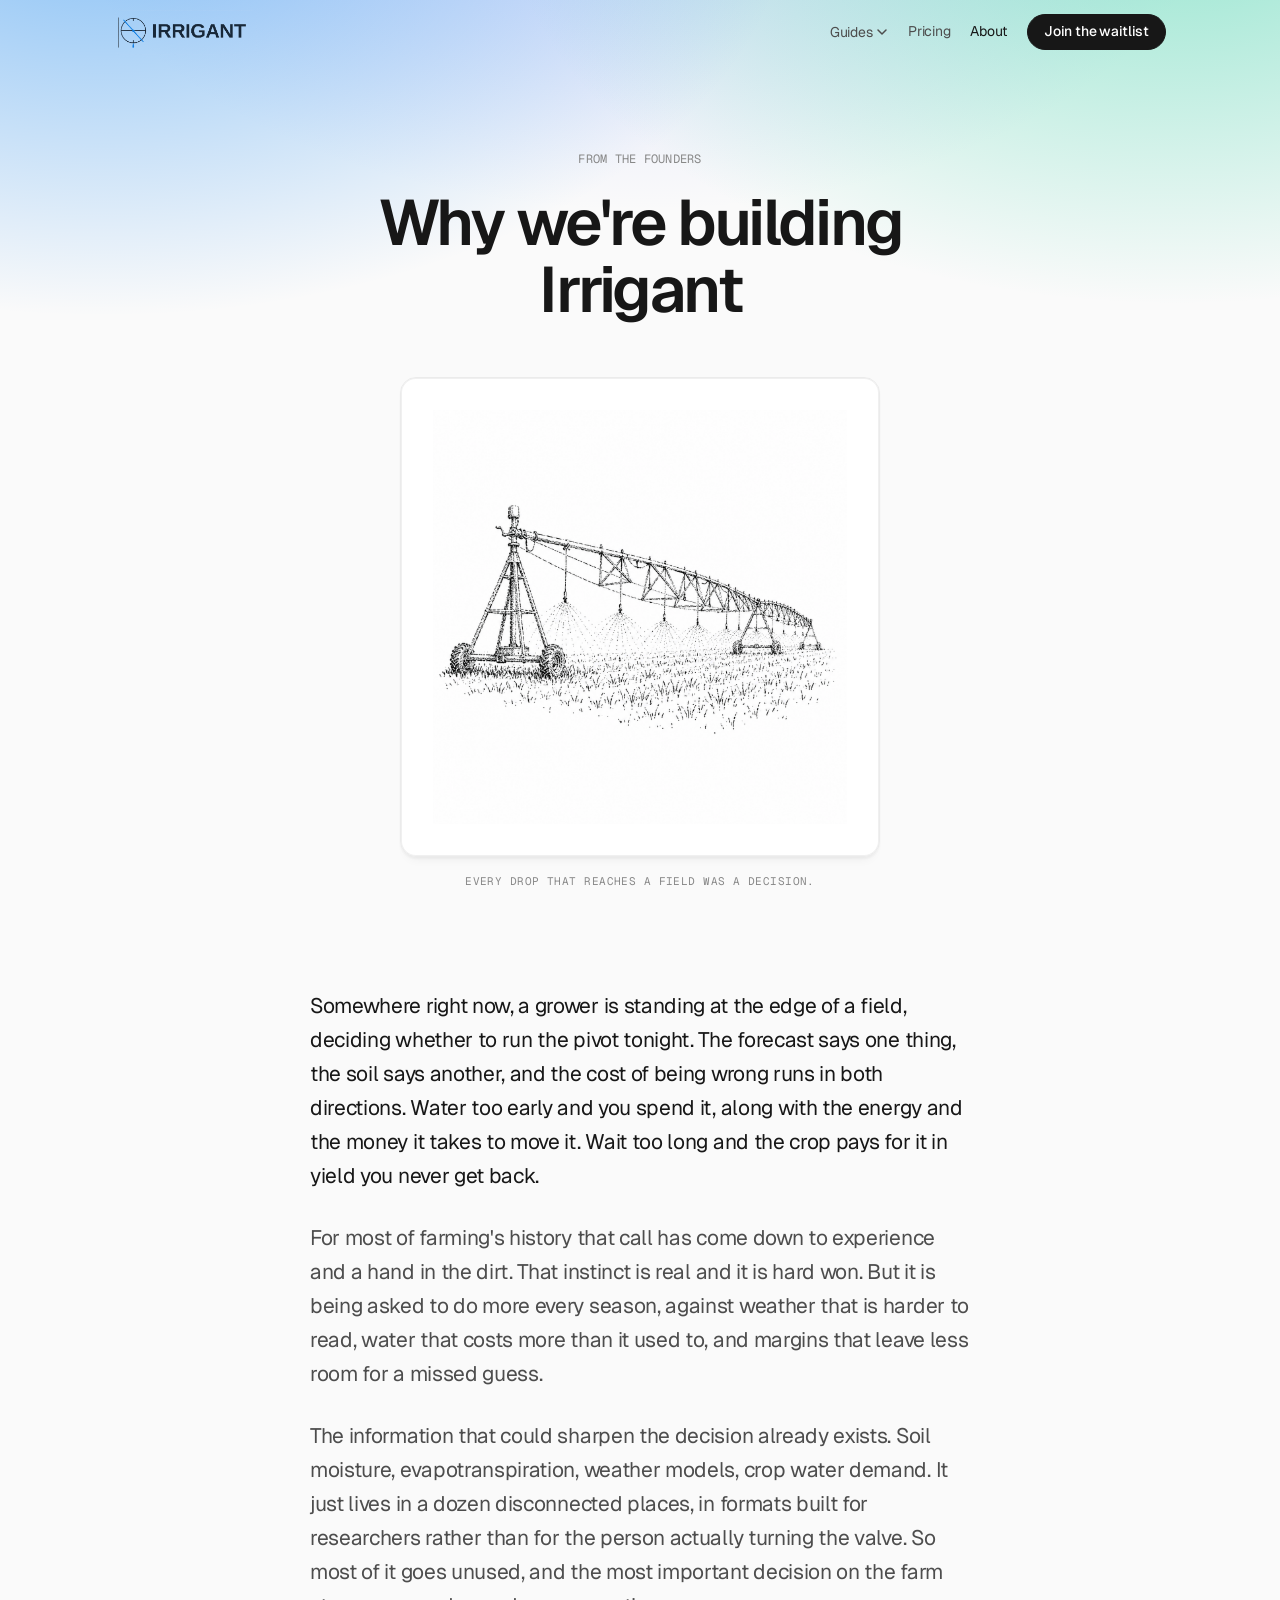
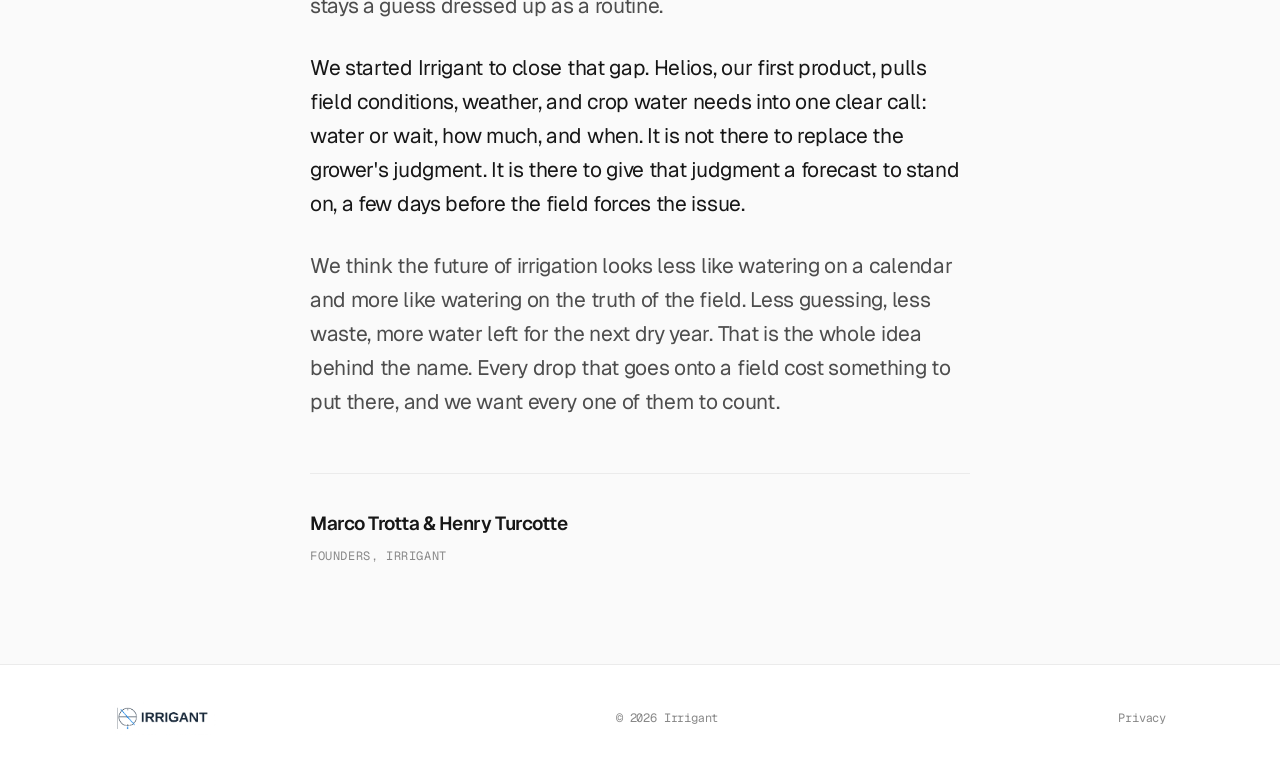
<file: about.html>
<!DOCTYPE html>
<html lang="en">
<head>
  <meta charset="UTF-8">
  <meta name="viewport" content="width=device-width, initial-scale=1.0">
  <link rel="icon" href="/favicon.svg">
  <title>About | Irrigant</title>
  <meta name="description" content="Why we're building Irrigant. A note from the founders on the decision behind every drop of water that goes onto a field.">
  <link rel="canonical" href="https://irrigant.xyz/about.html">
  <meta property="og:title" content="Why we're building Irrigant">
  <meta property="og:description" content="A note from the founders on the decision behind every drop of water that goes onto a field.">
  <meta property="og:type" content="website">
  <meta property="og:url" content="https://irrigant.xyz/about.html">
  <meta property="og:image" content="https://irrigant.xyz/assets/irrigant-social-card.png">
  <meta name="twitter:card" content="summary_large_image">
  <meta name="twitter:title" content="Why we're building Irrigant">
  <meta name="twitter:description" content="A note from the founders.">
  <meta name="twitter:image" content="https://irrigant.xyz/assets/irrigant-social-card.png">
  <link rel="preconnect" href="https://fonts.googleapis.com">
  <link rel="preconnect" href="https://fonts.gstatic.com" crossorigin>
  <link href="https://fonts.googleapis.com/css2?family=Geist:wght@400;500;600&family=Geist+Mono:wght@400;500&display=swap" rel="stylesheet">
  <style>
    *, *::before, *::after { margin: 0; padding: 0; box-sizing: border-box; }

    :root {
      --ink: #171717;
      --body: #4d4d4d;
      --mute: #888888;
      --hairline: #ebebeb;
      --hairline-2: #e2e2e2;
      --hairline-strong: #a1a1a1;
      --canvas: #ffffff;
      --canvas-soft: #fafafa;
      --link: #0070f3;
      --font: 'Geist', Inter, system-ui, -apple-system, sans-serif;
      --mono: 'Geist Mono', ui-monospace, SFMono-Regular, Menlo, monospace;
      --maxw: 1100px;
      --pad: clamp(72px, 11vh, 128px);
      --shadow-2: 0 1px 1px rgba(0,0,0,0.02), 0 2px 2px rgba(0,0,0,0.04), inset 0 0 0 1px rgba(0,0,0,0.06);
      --shadow-3: 0 2px 2px rgba(0,0,0,0.03), 0 8px 12px -8px rgba(0,0,0,0.08), inset 0 0 0 1px rgba(0,0,0,0.06);
    }

    html { scroll-behavior: smooth; }
    body {
      font-family: var(--font);
      background: var(--canvas-soft);
      color: var(--ink);
      -webkit-font-smoothing: antialiased;
      font-feature-settings: "ss01", "cv01";
      line-height: 1.5;
      letter-spacing: -0.011em;
    }
    ::selection { background: var(--ink); color: #f2f2f2; }
    .wrap { max-width: var(--maxw); margin: 0 auto; padding: 0 24px; }

    h1, h2, h3 { font-weight: 600; }
    .h-hero { font-size: clamp(38px, 5.4vw, 64px); line-height: 1.04; letter-spacing: -0.04em; }
    .lead   { font-size: clamp(17px, 1.5vw, 19px); line-height: 1.55; color: var(--body); font-weight: 400; letter-spacing: -0.012em; }
    .eyebrow { font-family: var(--mono); font-size: 12px; font-weight: 400; letter-spacing: 0.02em; color: var(--mute); text-transform: uppercase; }

    @keyframes up { from { opacity: 0; transform: translateY(20px);} to { opacity: 1; transform: none;} }
    .reveal { opacity: 0; transform: translateY(20px); transition: opacity .8s cubic-bezier(.2,.7,.2,1), transform .8s cubic-bezier(.2,.7,.2,1); }
    .reveal.in { opacity: 1; transform: none; }

    /* nav (matches index.html) */
    nav { position: fixed; top: 0; left: 0; right: 0; z-index: 100; height: 64px; display: flex; align-items: center; transition: background .3s, border-color .3s, backdrop-filter .3s; border-bottom: 1px solid transparent; }
    nav.scrolled { background: rgba(250,250,250,0.8); backdrop-filter: blur(12px); -webkit-backdrop-filter: blur(12px); border-color: var(--hairline); }
    nav .wrap { display: flex; align-items: center; justify-content: space-between; width: 100%; }
    .nav-brand img { height: 48px; width: auto; display: block; }
    .foot-brand img { height: 34px; width: auto; display: block; }
    .nav-right { display: flex; align-items: center; gap: 20px; }
    .nav-link { font-size: 14px; letter-spacing: -0.02em; color: var(--body); text-decoration: none; transition: color .15s; background: none; border: none; font-family: var(--font); cursor: pointer; }
    .nav-link:hover { color: var(--ink); }
    .nav-link[aria-current] { color: var(--ink); }
    @media (max-width: 640px) { .nav-link.hide-sm { display: none; } }

    .nav-dropdown { position: relative; }
    .nav-dropdown-toggle { display: flex; align-items: center; gap: 4px; cursor: pointer; background: none; border: none; padding: 0; font-family: var(--font); }
    .nav-dropdown-toggle svg { transition: transform .2s; }
    .nav-dropdown.open .nav-dropdown-toggle svg { transform: rotate(180deg); }
    .nav-dropdown-menu { position: absolute; top: calc(100% + 12px); left: 50%; transform: translateX(-50%) translateY(-6px); background: #fff; border: 1px solid var(--hairline); border-radius: 12px; box-shadow: var(--shadow-3); padding: 6px; min-width: 220px; opacity: 0; pointer-events: none; transition: opacity .18s, transform .18s; }
    .nav-dropdown.open .nav-dropdown-menu { opacity: 1; pointer-events: auto; transform: translateX(-50%) translateY(0); }
    .nav-dropdown-item { display: block; padding: 10px 14px; font-size: 14px; letter-spacing: -0.02em; color: var(--body); text-decoration: none; border-radius: 8px; transition: background .12s, color .12s; }
    .nav-dropdown-item:hover { background: var(--canvas-soft); color: var(--ink); }
    .nav-dropdown-item strong { display: block; color: var(--ink); font-weight: 500; margin-bottom: 2px; }
    .nav-dropdown-item span { font-size: 12px; color: var(--mute); }

    /* buttons */
    .btn { display: inline-flex; align-items: center; justify-content: center; gap: 8px; font-family: var(--font); font-weight: 500; text-decoration: none; cursor: pointer; border-radius: 100px; transition: background .2s, color .2s, border-color .2s, transform .15s; white-space: nowrap; }
    .btn-primary { background: var(--ink); color: #fff; font-size: 16px; padding: 0 22px; height: 48px; border: 1px solid var(--ink); }
    .btn-primary:hover { background: #000; transform: translateY(-1px); }
    .btn-sm { height: 36px; font-size: 14px; padding: 0 16px; }
    .btn .arr { transition: transform .2s; }
    .btn:hover .arr { transform: translateX(2px); }

    /* about hero */
    .about-hero { position: relative; padding: 150px 0 0; overflow: hidden;
      background:
        radial-gradient(82% 72% at 8% -12%, rgba(0,124,240,0.48), transparent 66%),
        radial-gradient(80% 70% at 92% -12%, rgba(34,205,158,0.48), transparent 66%),
        radial-gradient(72% 62% at 50% -16%, rgba(120,140,250,0.30), transparent 64%); }
    .about-hero .wrap { position: relative; z-index: 1; text-align: center; }
    .about-hero .eyebrow { display: block; margin-bottom: 22px; }
    .about-hero h1 { max-width: 14ch; margin: 0 auto; }
    .about-hero .sub { font-family: var(--mono); font-size: 13px; color: var(--mute); text-transform: uppercase; letter-spacing: 0.04em; margin-top: 22px; }

    /* hero illustration */
    .about-figure { margin: clamp(40px, 6vh, 60px) auto 0; max-width: 480px; }
    .about-figure .frame {
      background: var(--canvas);
      border: 1px solid var(--hairline);
      border-radius: 16px;
      box-shadow: var(--shadow-3);
      padding: clamp(16px, 3vw, 32px);
    }
    .about-figure img { display: block; width: 100%; height: auto; }
    .about-figure figcaption { font-family: var(--mono); font-size: 11px; color: var(--mute); text-align: center; margin-top: 16px; text-transform: uppercase; letter-spacing: 0.04em; }

    /* statement */
    .statement { padding: var(--pad) 0; }
    .statement .col { max-width: 660px; margin: 0 auto; }
    .statement p { font-size: clamp(18px, 1.7vw, 21px); line-height: 1.62; color: var(--ink); letter-spacing: -0.015em; margin-bottom: 28px; }
    .statement p.soft { color: var(--body); }
    .statement p:last-of-type { margin-bottom: 0; }

    /* signature */
    .sign { max-width: 660px; margin: clamp(40px, 6vh, 64px) auto 0; padding-top: 36px; border-top: 1px solid var(--hairline); }
    .sign .who { font-size: 19px; font-weight: 600; letter-spacing: -0.025em; color: var(--ink); }
    .sign .role { font-family: var(--mono); font-size: 12px; color: var(--mute); text-transform: uppercase; letter-spacing: 0.05em; margin-top: 8px; }

    /* closing cta */
    .closing { padding: 0 0 var(--pad); text-align: center; }
    .closing .col { max-width: 660px; margin: 0 auto; }

    /* footer */
    footer { border-top: 1px solid var(--hairline); padding: 36px 0; background: var(--canvas); }
    footer .wrap { display: flex; align-items: center; justify-content: space-between; gap: 16px; flex-wrap: wrap; }
    .footer-text { font-family: var(--mono); font-size: 12px; color: var(--mute); }
    .footer-link { font-family: var(--mono); font-size: 12px; color: var(--mute); text-decoration: none; }
    .footer-link:hover { color: var(--ink); text-decoration: underline; text-underline-offset: 2px; }
  </style>
</head>
<body>

  <nav id="nav">
    <div class="wrap">
      <a class="nav-brand" href="index.html"><img src="assets/logos/IrrigantTRANSPARENT.png" alt="Irrigant"></a>
      <div class="nav-right">
        <div class="nav-dropdown hide-sm" id="guidesDropdown">
          <button class="nav-link nav-dropdown-toggle" onclick="toggleGuidesDropdown(event)">
            Guides
            <svg width="12" height="12" viewBox="0 0 12 12" fill="none"><path d="M2 4l4 4 4-4" stroke="currentColor" stroke-width="1.5" stroke-linecap="round" stroke-linejoin="round"/></svg>
          </button>
          <div class="nav-dropdown-menu">
            <a href="irrigation-scheduling.html" class="nav-dropdown-item">
              <strong>Irrigation Scheduling</strong>
              <span>How Helios times your irrigation runs</span>
            </a>
            <a href="soil-moisture-forecasting.html" class="nav-dropdown-item">
              <strong>Soil Moisture Forecasting</strong>
              <span>Predicting field conditions 7 days out</span>
            </a>
            <a href="machine-learning.html" class="nav-dropdown-item">
              <strong>Machine Learning</strong>
              <span>The models behind the predictions</span>
            </a>
            <a href="how-helios-helps.html" class="nav-dropdown-item">
              <strong>How Helios Helps</strong>
              <span>Real-world impact for growers</span>
            </a>
          </div>
        </div>
        <a href="pricing.html" class="nav-link hide-sm">Pricing</a>
        <a href="about.html" class="nav-link hide-sm" aria-current="page">About</a>
        <a href="index.html#waitlist" class="btn btn-primary btn-sm">Join the waitlist</a>
      </div>
    </div>
  </nav>

  <!-- HERO -->
  <header class="about-hero">
    <div class="wrap">
      <span class="eyebrow reveal in">From the founders</span>
      <h1 class="h-hero reveal in">Why we're building Irrigant</h1>
      <figure class="about-figure reveal">
        <div class="frame">
          <img src="assets/CenterPivot.png" alt="Pen-and-ink illustration of a center-pivot irrigation system watering a field of crops">
        </div>
        <figcaption>Every drop that reaches a field was a decision.</figcaption>
      </figure>
    </div>
  </header>

  <!-- STATEMENT -->
  <section class="statement">
    <div class="col">
      <p class="reveal">Somewhere right now, a grower is standing at the edge of a field, deciding whether to run the pivot tonight. The forecast says one thing, the soil says another, and the cost of being wrong runs in both directions. Water too early and you spend it, along with the energy and the money it takes to move it. Wait too long and the crop pays for it in yield you never get back.</p>

      <p class="reveal soft">For most of farming's history that call has come down to experience and a hand in the dirt. That instinct is real and it is hard won. But it is being asked to do more every season, against weather that is harder to read, water that costs more than it used to, and margins that leave less room for a missed guess.</p>

      <p class="reveal soft">The information that could sharpen the decision already exists. Soil moisture, evapotranspiration, weather models, crop water demand. It just lives in a dozen disconnected places, in formats built for researchers rather than for the person actually turning the valve. So most of it goes unused, and the most important decision on the farm stays a guess dressed up as a routine.</p>

      <p class="reveal">We started Irrigant to close that gap. Helios, our first product, pulls field conditions, weather, and crop water needs into one clear call: water or wait, how much, and when. It is not there to replace the grower's judgment. It is there to give that judgment a forecast to stand on, a few days before the field forces the issue.</p>

      <p class="reveal soft">We think the future of irrigation looks less like watering on a calendar and more like watering on the truth of the field. Less guessing, less waste, more water left for the next dry year. That is the whole idea behind the name. Every drop that goes onto a field cost something to put there, and we want every one of them to count.</p>
    </div>

    <div class="sign reveal">
      <div class="who">Marco Trotta &amp; Henry Turcotte</div>
      <div class="role">Founders, Irrigant</div>
    </div>
  </section>

  <footer>
    <div class="wrap">
      <a class="foot-brand" href="index.html"><img src="assets/logos/IrrigantTRANSPARENT.png" alt="Irrigant"></a>
      <span class="footer-text">© 2026 Irrigant</span>
      <a class="footer-link" href="privacy.html">Privacy</a>
    </div>
  </footer>

  <script>
  function toggleGuidesDropdown(e) {
    e.stopPropagation();
    document.getElementById('guidesDropdown').classList.toggle('open');
  }
  document.addEventListener('click', function() {
    var d = document.getElementById('guidesDropdown');
    if (d) d.classList.remove('open');
  });

  (function(){
    var nav = document.getElementById('nav');
    var ticking = false;
    function onScroll(){
      var y = window.scrollY || window.pageYOffset;
      nav.classList.toggle('scrolled', y > 16);
      ticking = false;
    }
    window.addEventListener('scroll', function(){ if(!ticking){ requestAnimationFrame(onScroll); ticking = true; } }, { passive:true });
    onScroll();

    var io = new IntersectionObserver(function(entries){
      entries.forEach(function(e){
        if(e.isIntersecting){
          var sibs = e.target.parentElement.querySelectorAll('.reveal');
          var i = Array.prototype.indexOf.call(sibs, e.target);
          e.target.style.transitionDelay = (i * 0.06) + 's';
          e.target.classList.add('in');
          io.unobserve(e.target);
        }
      });
    }, { threshold: 0.16 });
    document.querySelectorAll('.reveal').forEach(function(el){ if(!el.classList.contains('in')) io.observe(el); });
  })();
  </script>
</body>
</html>
</file>
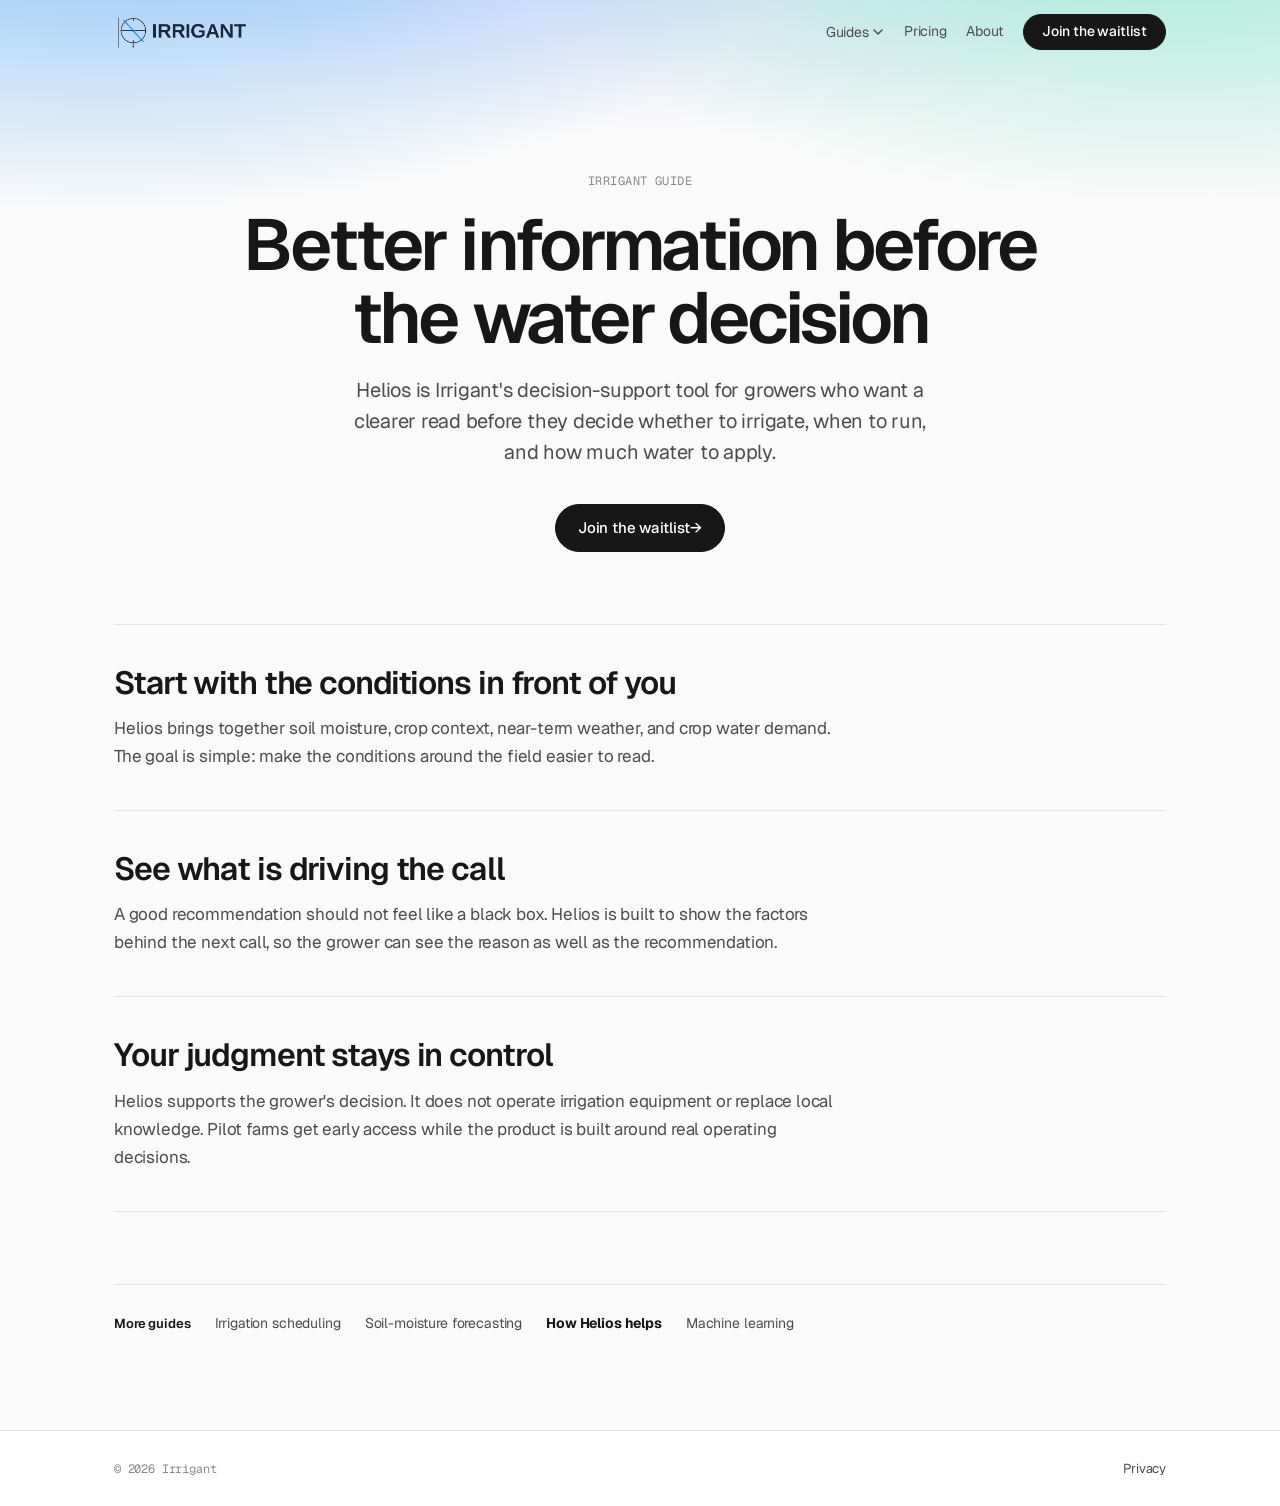
<file: how-helios-helps.html>
<!DOCTYPE html>
<html lang="en">
<head>
  <meta charset="UTF-8">
  <meta name="viewport" content="width=device-width, initial-scale=1.0">
  <link rel="icon" href="/favicon.svg">
  <title>How Helios Helps Growers Make Irrigation Decisions | Irrigant</title>
  <meta name="description" content="See how Helios helps growers bring field conditions, weather, and crop water needs into a clearer irrigation decision.">
  <link rel="canonical" href="https://irrigant.xyz/how-helios-helps.html">
  <meta property="og:title" content="How Helios Helps Growers Make Irrigation Decisions | Irrigant">
  <meta property="og:description" content="See how Helios helps growers bring field conditions, weather, and crop water needs into a clearer irrigation decision.">
  <meta property="og:type" content="article">
  <meta property="og:url" content="https://irrigant.xyz/how-helios-helps.html">
  <meta property="og:image" content="https://irrigant.xyz/assets/irrigant-social-card.png">
  <meta name="twitter:card" content="summary_large_image">
  <meta name="twitter:title" content="How Helios Helps Growers Make Irrigation Decisions | Irrigant">
  <meta name="twitter:description" content="See how Helios helps growers bring field conditions, weather, and crop water needs into a clearer irrigation decision.">
  <meta name="twitter:image" content="https://irrigant.xyz/assets/irrigant-social-card.png">
  <link rel="preconnect" href="https://fonts.googleapis.com">
  <link rel="preconnect" href="https://fonts.gstatic.com" crossorigin>
  <link href="https://fonts.googleapis.com/css2?family=Geist:wght@400;500;600;700&family=Geist+Mono:wght@400;500&display=swap" rel="stylesheet">
  <link rel="stylesheet" href="guides.css">
</head>
<body>
  <div id="progress"></div>

  <nav class="site-nav" id="nav">
    <div class="wrap">
      <a class="nav-brand" href="/"><img src="assets/logos/IrrigantTRANSPARENT.png" alt="Irrigant"></a>
      <div class="nav-right">
        <div class="nav-dropdown" id="guidesDropdown">
          <button class="nav-link nav-dropdown-toggle" onclick="toggleGuidesDropdown(event)">
            Guides
            <svg width="12" height="12" viewBox="0 0 12 12" fill="none"><path d="M2 4l4 4 4-4" stroke="currentColor" stroke-width="1.5" stroke-linecap="round" stroke-linejoin="round"/></svg>
          </button>
          <div class="nav-dropdown-menu">
            <a href="irrigation-scheduling.html" class="nav-dropdown-item">
              <strong>Irrigation Scheduling</strong>
              <span>How Helios times your irrigation runs</span>
            </a>
            <a href="soil-moisture-forecasting.html" class="nav-dropdown-item">
              <strong>Soil Moisture Forecasting</strong>
              <span>Predicting field conditions 7 days out</span>
            </a>
            <a href="machine-learning.html" class="nav-dropdown-item">
              <strong>Machine Learning</strong>
              <span>The models behind the predictions</span>
            </a>
            <a href="how-helios-helps.html" class="nav-dropdown-item current">
              <strong>How Helios Helps</strong>
              <span>Real-world impact for growers</span>
            </a>
          </div>
        </div>
        <a href="pricing.html" class="nav-link">Pricing</a>
        <a href="about.html" class="nav-link">About</a>
        <a href="/#waitlist" class="btn btn-primary">Join the waitlist</a>
      </div>
    </div>
  </nav>

  <section class="hero">
    <div class="wrap">
      <span class="eyebrow">Irrigant guide</span>
      <h1>Better information before the water decision</h1>
      <p class="lead">Helios is Irrigant's decision-support tool for growers who want a clearer read before they decide whether to irrigate, when to run, and how much water to apply.</p>
      <a class="cta" href="/#waitlist">Join the waitlist <span aria-hidden="true">→</span></a>
    </div>
  </section>

  <main>
    <div class="wrap">
      <div class="sections">
        <section class="section">
          <h2>Start with the conditions in front of you</h2>
          <p>Helios brings together soil moisture, crop context, near-term weather, and crop water demand. The goal is simple: make the conditions around the field easier to read.</p>
        </section>
        <section class="section">
          <h2>See what is driving the call</h2>
          <p>A good recommendation should not feel like a black box. Helios is built to show the factors behind the next call, so the grower can see the reason as well as the recommendation.</p>
        </section>
        <section class="section">
          <h2>Your judgment stays in control</h2>
          <p>Helios supports the grower's decision. It does not operate irrigation equipment or replace local knowledge. Pilot farms get early access while the product is built around real operating decisions.</p>
        </section>
      </div>
      <nav class="guide-nav" aria-label="Irrigant guides">
        <strong>More guides</strong>
        <a href="irrigation-scheduling.html">Irrigation scheduling</a>
        <a href="soil-moisture-forecasting.html">Soil-moisture forecasting</a>
        <a href="how-helios-helps.html" class="current">How Helios helps</a>
        <a href="machine-learning.html">Machine learning</a>
      </nav>
    </div>
  </main>

  <footer class="site-footer">
    <div class="wrap">
      <span>© 2026 Irrigant</span>
      <a href="privacy.html">Privacy</a>
    </div>
  </footer>

  <script>
  function toggleGuidesDropdown(e) {
    e.stopPropagation();
    document.getElementById('guidesDropdown').classList.toggle('open');
  }
  document.addEventListener('click', function() {
    var d = document.getElementById('guidesDropdown');
    if (d) d.classList.remove('open');
  });
  (function() {
    var nav = document.getElementById('nav');
    var progress = document.getElementById('progress');
    function onScroll() {
      var y = window.scrollY || window.pageYOffset;
      nav.classList.toggle('scrolled', y > 16);
      var docH = document.documentElement.scrollHeight - window.innerHeight;
      progress.style.width = (docH > 0 ? (y / docH * 100) : 0) + '%';
    }
    window.addEventListener('scroll', onScroll, { passive: true });
  })();
  </script>
</body>
</html>
</file>
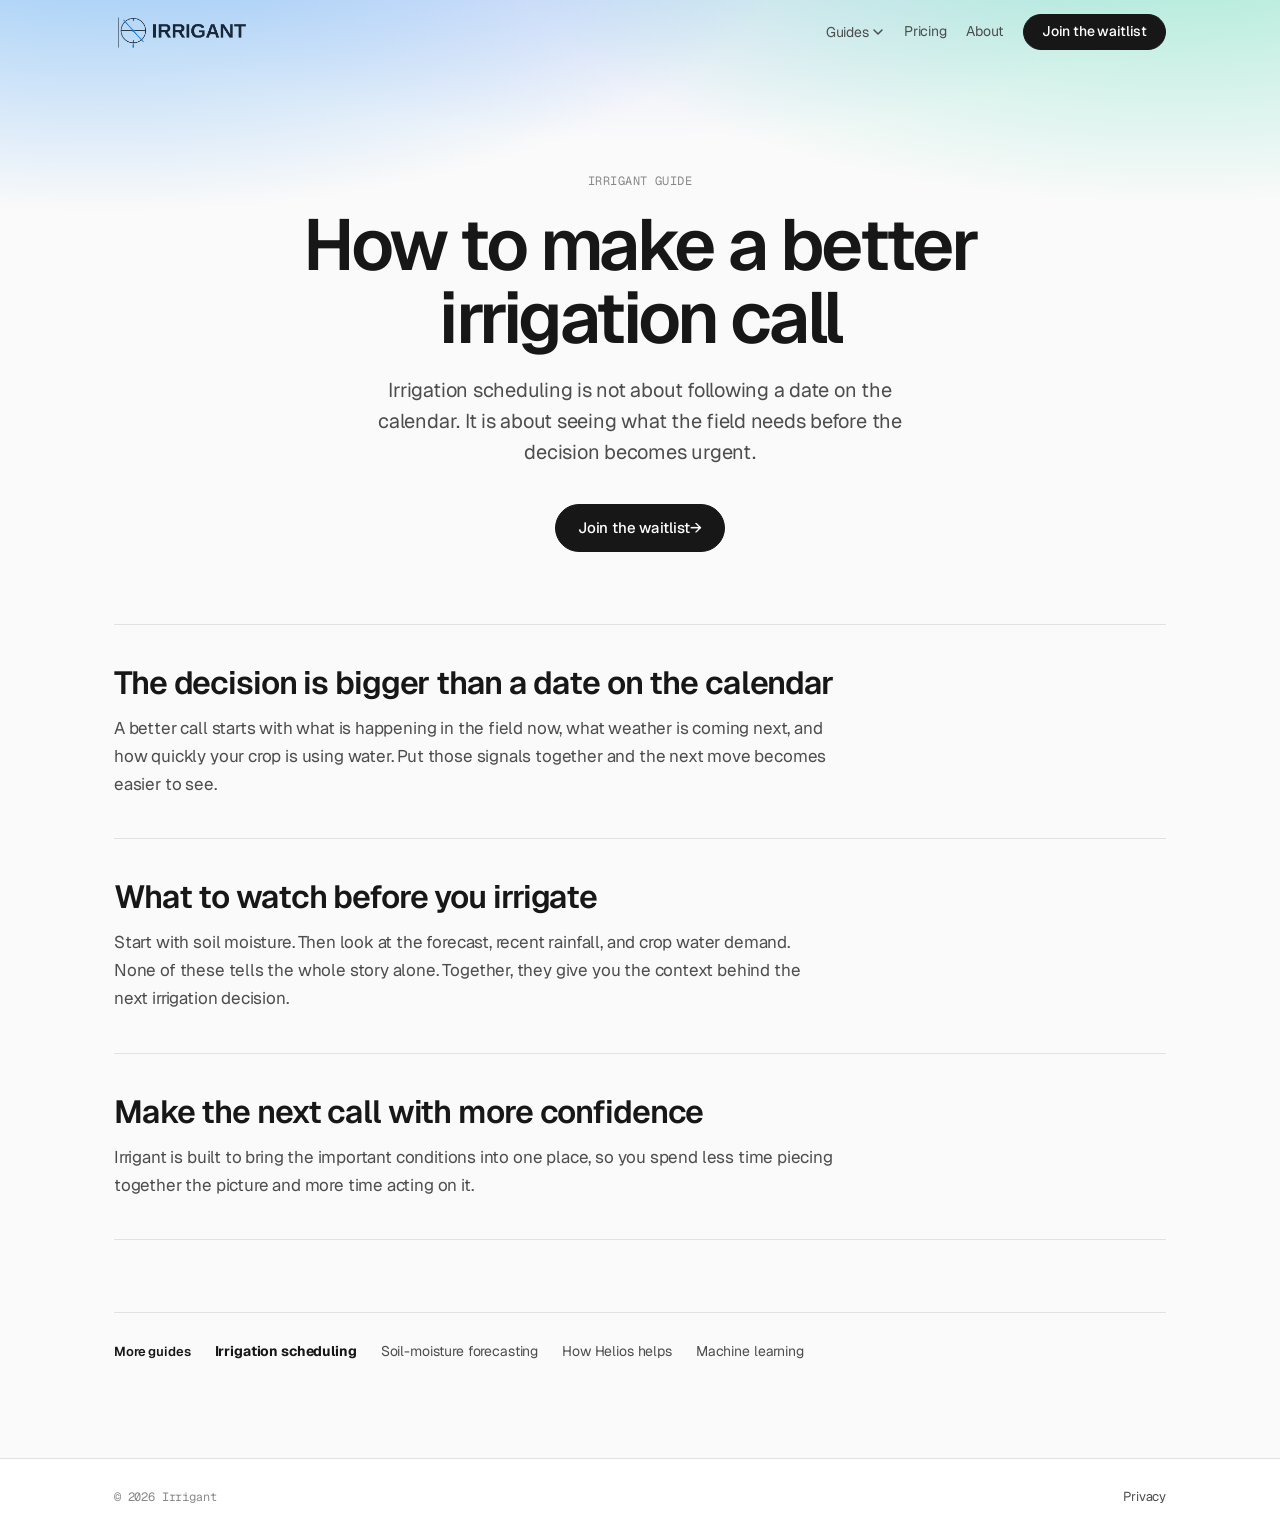
<file: irrigation-scheduling.html>
<!DOCTYPE html>
<html lang="en">
<head>
  <meta charset="UTF-8">
  <meta name="viewport" content="width=device-width, initial-scale=1.0">
  <link rel="icon" href="/favicon.svg">
  <title>Irrigation Scheduling for Growers | Irrigant</title>
  <meta name="description" content="A practical guide to making a clearer irrigation decision with soil moisture, weather, and crop water needs.">
  <link rel="canonical" href="https://irrigant.xyz/irrigation-scheduling.html">
  <meta property="og:title" content="Irrigation Scheduling for Growers | Irrigant">
  <meta property="og:description" content="A practical guide to making a clearer irrigation decision with soil moisture, weather, and crop water needs.">
  <meta property="og:type" content="article">
  <meta property="og:url" content="https://irrigant.xyz/irrigation-scheduling.html">
  <meta property="og:image" content="https://irrigant.xyz/assets/irrigant-social-card.png">
  <meta name="twitter:card" content="summary_large_image">
  <meta name="twitter:title" content="Irrigation Scheduling for Growers | Irrigant">
  <meta name="twitter:description" content="A practical guide to making a clearer irrigation decision with soil moisture, weather, and crop water needs.">
  <meta name="twitter:image" content="https://irrigant.xyz/assets/irrigant-social-card.png">
  <link rel="preconnect" href="https://fonts.googleapis.com">
  <link rel="preconnect" href="https://fonts.gstatic.com" crossorigin>
  <link href="https://fonts.googleapis.com/css2?family=Geist:wght@400;500;600;700&family=Geist+Mono:wght@400;500&display=swap" rel="stylesheet">
  <link rel="stylesheet" href="guides.css">
</head>
<body>
  <div id="progress"></div>

  <nav class="site-nav" id="nav">
    <div class="wrap">
      <a class="nav-brand" href="/"><img src="assets/logos/IrrigantTRANSPARENT.png" alt="Irrigant"></a>
      <div class="nav-right">
        <div class="nav-dropdown" id="guidesDropdown">
          <button class="nav-link nav-dropdown-toggle" onclick="toggleGuidesDropdown(event)">
            Guides
            <svg width="12" height="12" viewBox="0 0 12 12" fill="none"><path d="M2 4l4 4 4-4" stroke="currentColor" stroke-width="1.5" stroke-linecap="round" stroke-linejoin="round"/></svg>
          </button>
          <div class="nav-dropdown-menu">
            <a href="irrigation-scheduling.html" class="nav-dropdown-item current">
              <strong>Irrigation Scheduling</strong>
              <span>How Helios times your irrigation runs</span>
            </a>
            <a href="soil-moisture-forecasting.html" class="nav-dropdown-item">
              <strong>Soil Moisture Forecasting</strong>
              <span>Predicting field conditions 7 days out</span>
            </a>
            <a href="machine-learning.html" class="nav-dropdown-item">
              <strong>Machine Learning</strong>
              <span>The models behind the predictions</span>
            </a>
            <a href="how-helios-helps.html" class="nav-dropdown-item">
              <strong>How Helios Helps</strong>
              <span>Real-world impact for growers</span>
            </a>
          </div>
        </div>
        <a href="pricing.html" class="nav-link">Pricing</a>
        <a href="about.html" class="nav-link">About</a>
        <a href="/#waitlist" class="btn btn-primary">Join the waitlist</a>
      </div>
    </div>
  </nav>

  <section class="hero">
    <div class="wrap">
      <span class="eyebrow">Irrigant guide</span>
      <h1>How to make a better irrigation call</h1>
      <p class="lead">Irrigation scheduling is not about following a date on the calendar. It is about seeing what the field needs before the decision becomes urgent.</p>
      <a class="cta" href="/#waitlist">Join the waitlist <span aria-hidden="true">→</span></a>
    </div>
  </section>

  <main>
    <div class="wrap">
      <div class="sections">
        <section class="section">
          <h2>The decision is bigger than a date on the calendar</h2>
          <p>A better call starts with what is happening in the field now, what weather is coming next, and how quickly your crop is using water. Put those signals together and the next move becomes easier to see.</p>
        </section>
        <section class="section">
          <h2>What to watch before you irrigate</h2>
          <p>Start with soil moisture. Then look at the forecast, recent rainfall, and crop water demand. None of these tells the whole story alone. Together, they give you the context behind the next irrigation decision.</p>
        </section>
        <section class="section">
          <h2>Make the next call with more confidence</h2>
          <p>Irrigant is built to bring the important conditions into one place, so you spend less time piecing together the picture and more time acting on it.</p>
        </section>
      </div>
      <nav class="guide-nav" aria-label="Irrigant guides">
        <strong>More guides</strong>
        <a href="irrigation-scheduling.html" class="current">Irrigation scheduling</a>
        <a href="soil-moisture-forecasting.html">Soil-moisture forecasting</a>
        <a href="how-helios-helps.html">How Helios helps</a>
        <a href="machine-learning.html">Machine learning</a>
      </nav>
    </div>
  </main>

  <footer class="site-footer">
    <div class="wrap">
      <span>© 2026 Irrigant</span>
      <a href="privacy.html">Privacy</a>
    </div>
  </footer>

  <script>
  function toggleGuidesDropdown(e) {
    e.stopPropagation();
    document.getElementById('guidesDropdown').classList.toggle('open');
  }
  document.addEventListener('click', function() {
    var d = document.getElementById('guidesDropdown');
    if (d) d.classList.remove('open');
  });
  (function() {
    var nav = document.getElementById('nav');
    var progress = document.getElementById('progress');
    function onScroll() {
      var y = window.scrollY || window.pageYOffset;
      nav.classList.toggle('scrolled', y > 16);
      var docH = document.documentElement.scrollHeight - window.innerHeight;
      progress.style.width = (docH > 0 ? (y / docH * 100) : 0) + '%';
    }
    window.addEventListener('scroll', onScroll, { passive: true });
  })();
  </script>
</body>
</html>
</file>
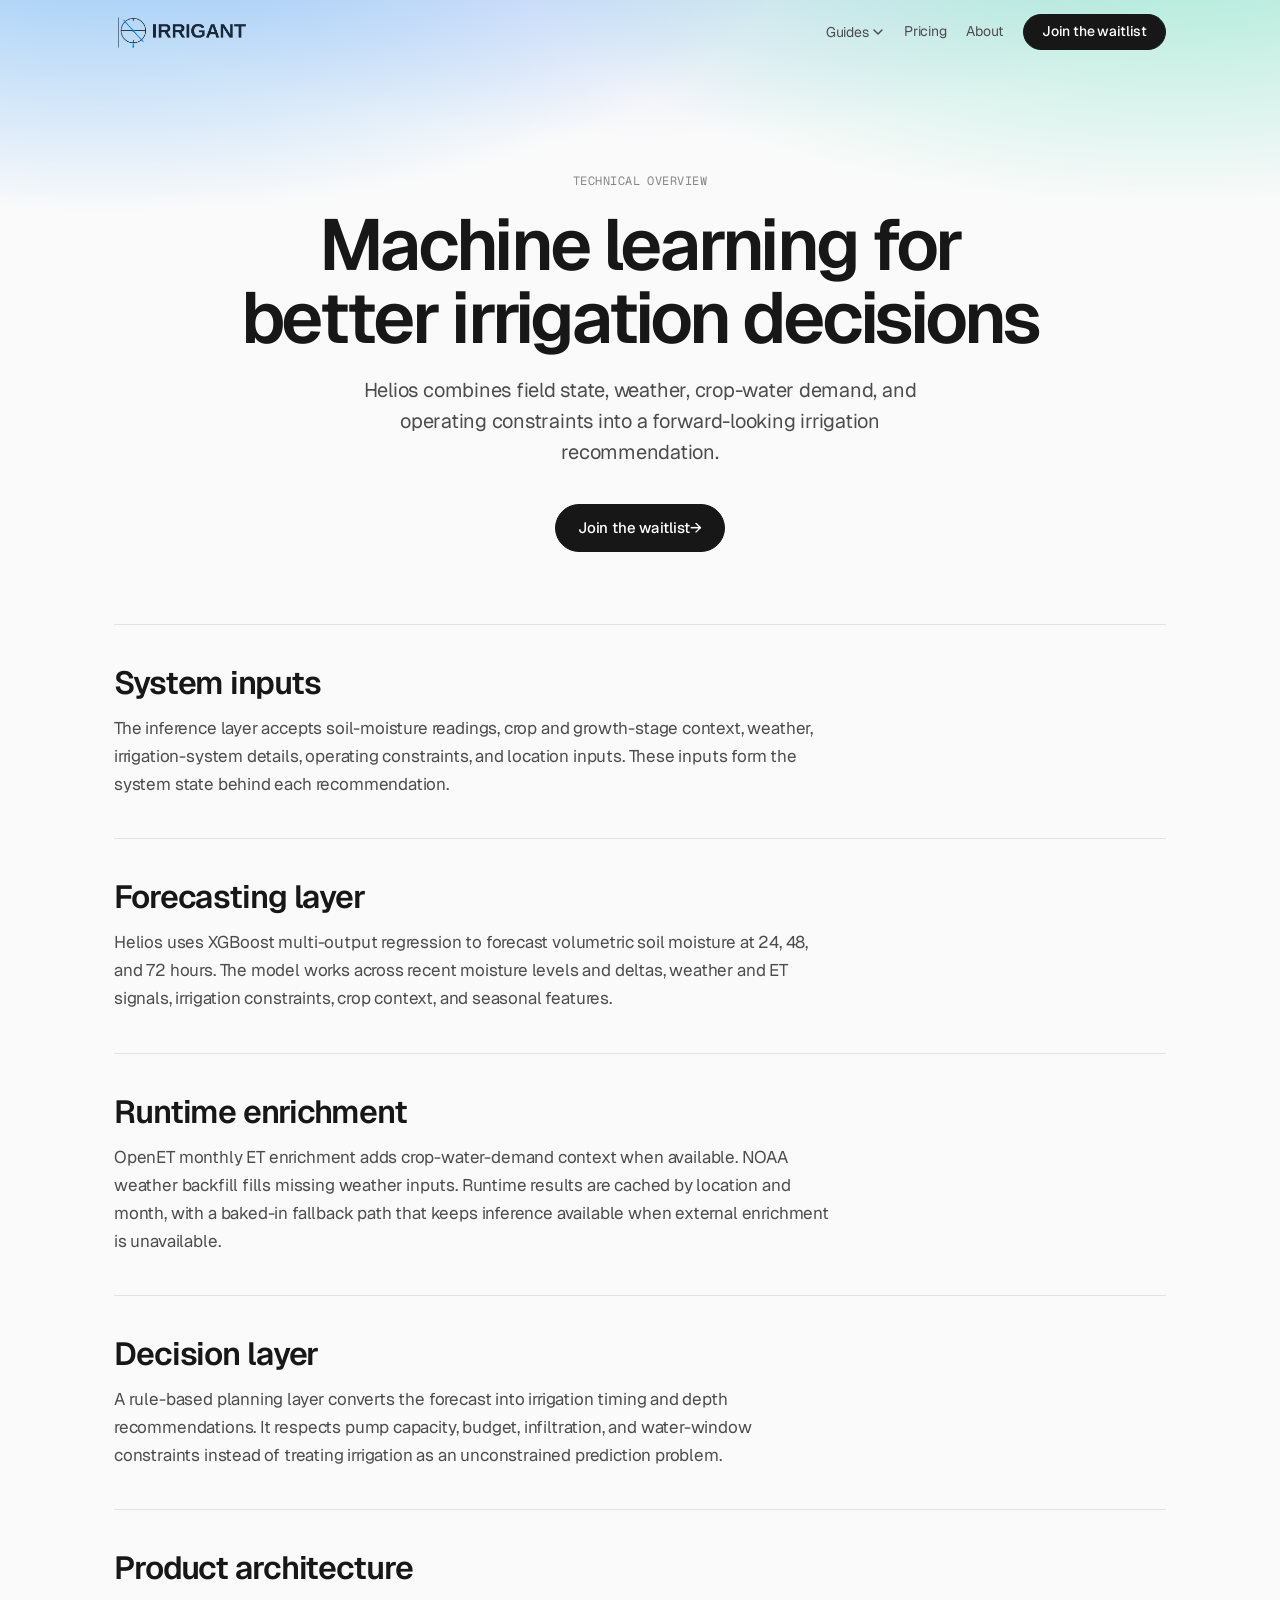
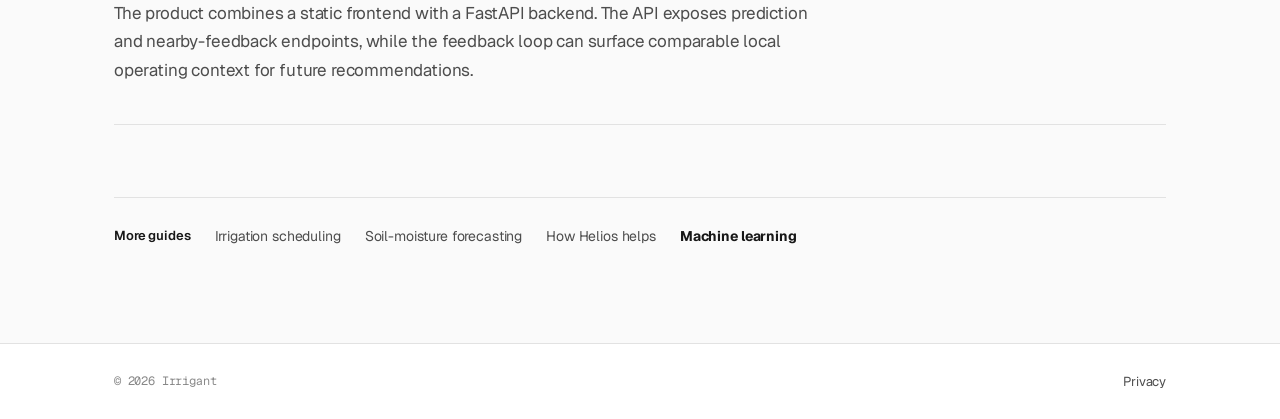
<file: machine-learning.html>
<!DOCTYPE html>
<html lang="en">
<head>
  <meta charset="UTF-8">
  <meta name="viewport" content="width=device-width, initial-scale=1.0">
  <link rel="icon" href="/favicon.svg">
  <title>Machine Learning for Irrigation Decisions | Irrigant</title>
  <meta name="description" content="The technical architecture behind Helios, Irrigant's machine-learning irrigation decision-support system.">
  <link rel="canonical" href="https://irrigant.xyz/machine-learning.html">
  <meta property="og:title" content="Machine Learning for Irrigation Decisions | Irrigant">
  <meta property="og:description" content="Technical architecture behind Helios.">
  <meta property="og:type" content="article">
  <meta property="og:url" content="https://irrigant.xyz/machine-learning.html">
  <meta property="og:image" content="https://irrigant.xyz/assets/irrigant-social-card.png">
  <meta name="twitter:card" content="summary_large_image">
  <meta name="twitter:title" content="Machine Learning for Irrigation Decisions | Irrigant">
  <meta name="twitter:description" content="Technical architecture behind Helios.">
  <meta name="twitter:image" content="https://irrigant.xyz/assets/irrigant-social-card.png">
  <link rel="preconnect" href="https://fonts.googleapis.com">
  <link rel="preconnect" href="https://fonts.gstatic.com" crossorigin>
  <link href="https://fonts.googleapis.com/css2?family=Geist:wght@400;500;600;700&family=Geist+Mono:wght@400;500&display=swap" rel="stylesheet">
  <link rel="stylesheet" href="guides.css">
</head>
<body>
  <div id="progress"></div>

  <nav class="site-nav" id="nav">
    <div class="wrap">
      <a class="nav-brand" href="/"><img src="assets/logos/IrrigantTRANSPARENT.png" alt="Irrigant"></a>
      <div class="nav-right">
        <div class="nav-dropdown" id="guidesDropdown">
          <button class="nav-link nav-dropdown-toggle" onclick="toggleGuidesDropdown(event)">
            Guides
            <svg width="12" height="12" viewBox="0 0 12 12" fill="none"><path d="M2 4l4 4 4-4" stroke="currentColor" stroke-width="1.5" stroke-linecap="round" stroke-linejoin="round"/></svg>
          </button>
          <div class="nav-dropdown-menu">
            <a href="irrigation-scheduling.html" class="nav-dropdown-item">
              <strong>Irrigation Scheduling</strong>
              <span>How Helios times your irrigation runs</span>
            </a>
            <a href="soil-moisture-forecasting.html" class="nav-dropdown-item">
              <strong>Soil Moisture Forecasting</strong>
              <span>Predicting field conditions 7 days out</span>
            </a>
            <a href="machine-learning.html" class="nav-dropdown-item current">
              <strong>Machine Learning</strong>
              <span>The models behind the predictions</span>
            </a>
            <a href="how-helios-helps.html" class="nav-dropdown-item">
              <strong>How Helios Helps</strong>
              <span>Real-world impact for growers</span>
            </a>
          </div>
        </div>
        <a href="pricing.html" class="nav-link">Pricing</a>
        <a href="about.html" class="nav-link">About</a>
        <a href="/#waitlist" class="btn btn-primary">Join the waitlist</a>
      </div>
    </div>
  </nav>

  <section class="hero">
    <div class="wrap">
      <span class="eyebrow">Technical overview</span>
      <h1>Machine learning for better irrigation decisions</h1>
      <p class="lead">Helios combines field state, weather, crop-water demand, and operating constraints into a forward-looking irrigation recommendation.</p>
      <a class="cta" href="/#waitlist">Join the waitlist <span aria-hidden="true">→</span></a>
    </div>
  </section>

  <main>
    <div class="wrap">
      <div class="sections">
        <section class="section">
          <h2>System inputs</h2>
          <p>The inference layer accepts soil-moisture readings, crop and growth-stage context, weather, irrigation-system details, operating constraints, and location inputs. These inputs form the system state behind each recommendation.</p>
        </section>
        <section class="section">
          <h2>Forecasting layer</h2>
          <p>Helios uses XGBoost multi-output regression to forecast volumetric soil moisture at 24, 48, and 72 hours. The model works across recent moisture levels and deltas, weather and ET signals, irrigation constraints, crop context, and seasonal features.</p>
        </section>
        <section class="section">
          <h2>Runtime enrichment</h2>
          <p>OpenET monthly ET enrichment adds crop-water-demand context when available. NOAA weather backfill fills missing weather inputs. Runtime results are cached by location and month, with a baked-in fallback path that keeps inference available when external enrichment is unavailable.</p>
        </section>
        <section class="section">
          <h2>Decision layer</h2>
          <p>A rule-based planning layer converts the forecast into irrigation timing and depth recommendations. It respects pump capacity, budget, infiltration, and water-window constraints instead of treating irrigation as an unconstrained prediction problem.</p>
        </section>
        <section class="section">
          <h2>Product architecture</h2>
          <p>The product combines a static frontend with a FastAPI backend. The API exposes prediction and nearby-feedback endpoints, while the feedback loop can surface comparable local operating context for future recommendations.</p>
        </section>
      </div>
      <nav class="guide-nav" aria-label="Irrigant guides">
        <strong>More guides</strong>
        <a href="irrigation-scheduling.html">Irrigation scheduling</a>
        <a href="soil-moisture-forecasting.html">Soil-moisture forecasting</a>
        <a href="how-helios-helps.html">How Helios helps</a>
        <a href="machine-learning.html" class="current">Machine learning</a>
      </nav>
    </div>
  </main>

  <footer class="site-footer">
    <div class="wrap">
      <span>© 2026 Irrigant</span>
      <a href="privacy.html">Privacy</a>
    </div>
  </footer>

  <script>
  function toggleGuidesDropdown(e) {
    e.stopPropagation();
    document.getElementById('guidesDropdown').classList.toggle('open');
  }
  document.addEventListener('click', function() {
    var d = document.getElementById('guidesDropdown');
    if (d) d.classList.remove('open');
  });
  (function() {
    var nav = document.getElementById('nav');
    var progress = document.getElementById('progress');
    function onScroll() {
      var y = window.scrollY || window.pageYOffset;
      nav.classList.toggle('scrolled', y > 16);
      var docH = document.documentElement.scrollHeight - window.innerHeight;
      progress.style.width = (docH > 0 ? (y / docH * 100) : 0) + '%';
    }
    window.addEventListener('scroll', onScroll, { passive: true });
  })();
  </script>
</body>
</html>
</file>
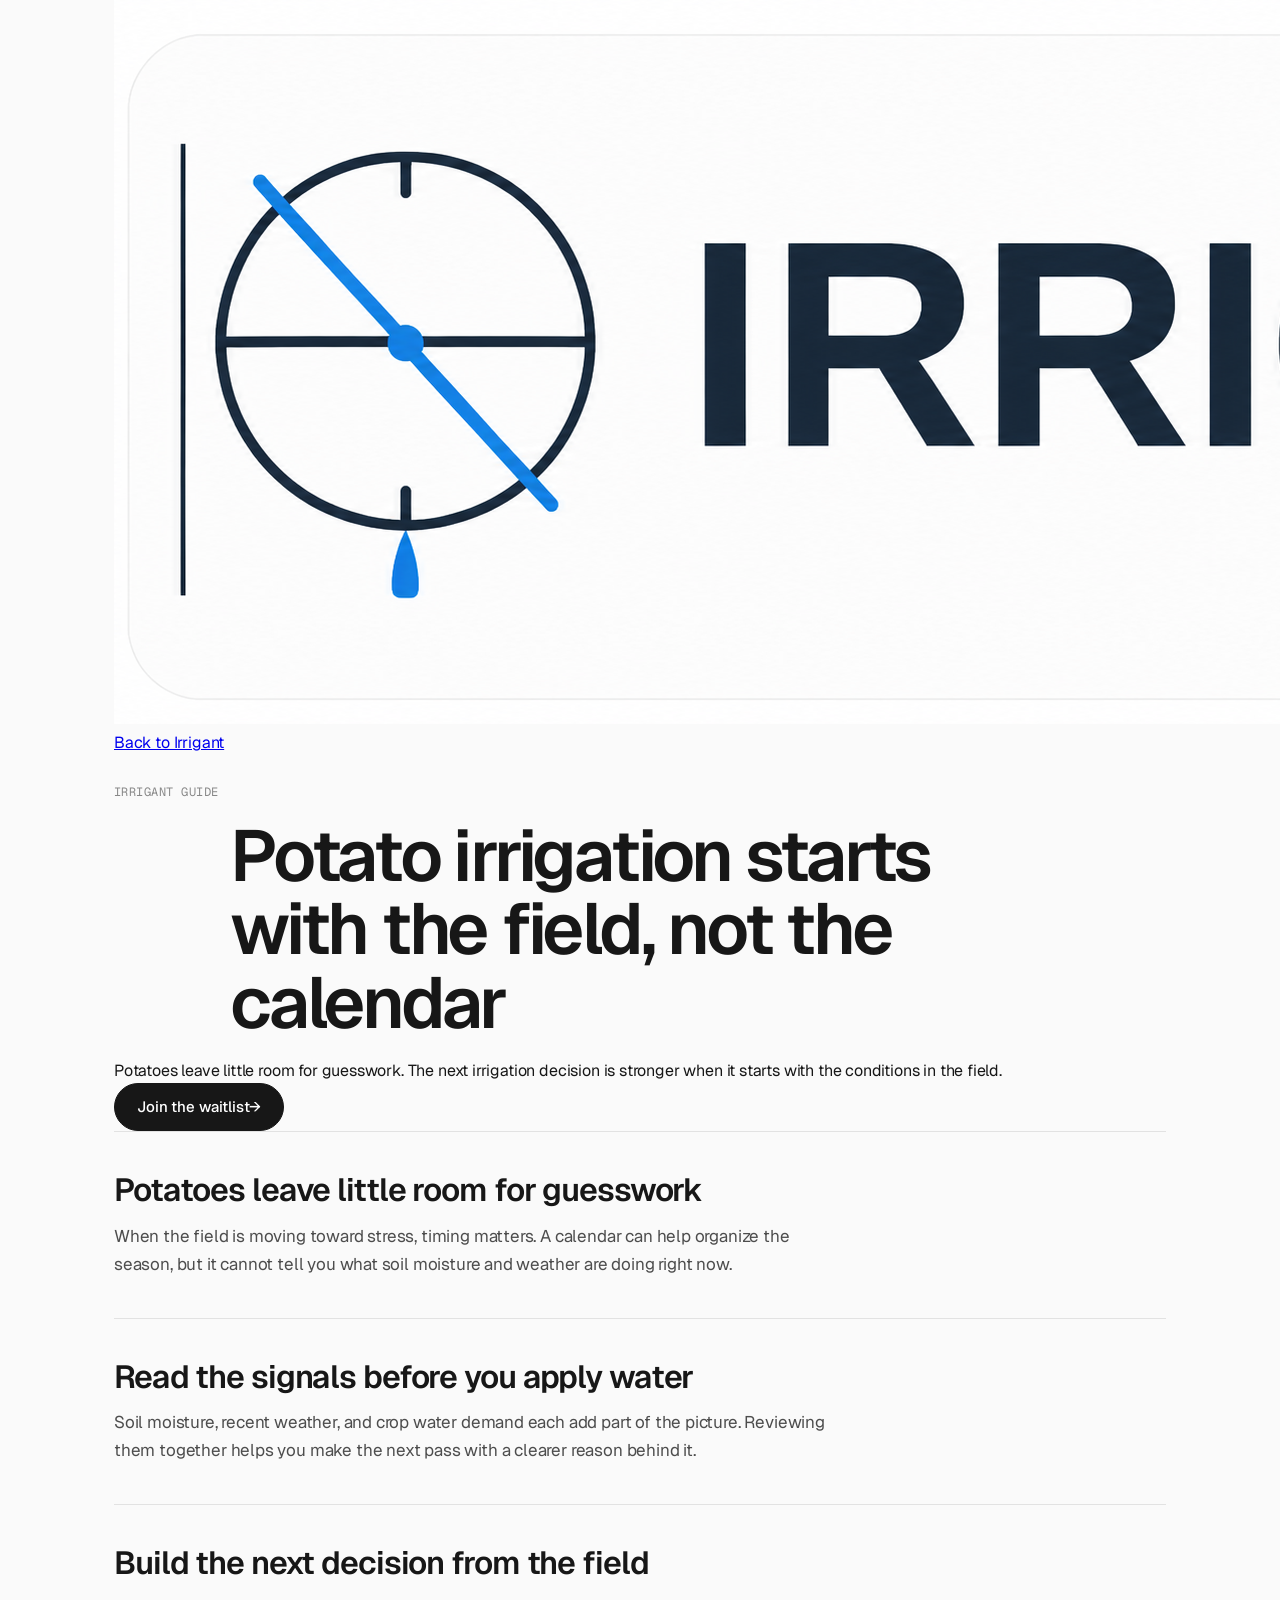
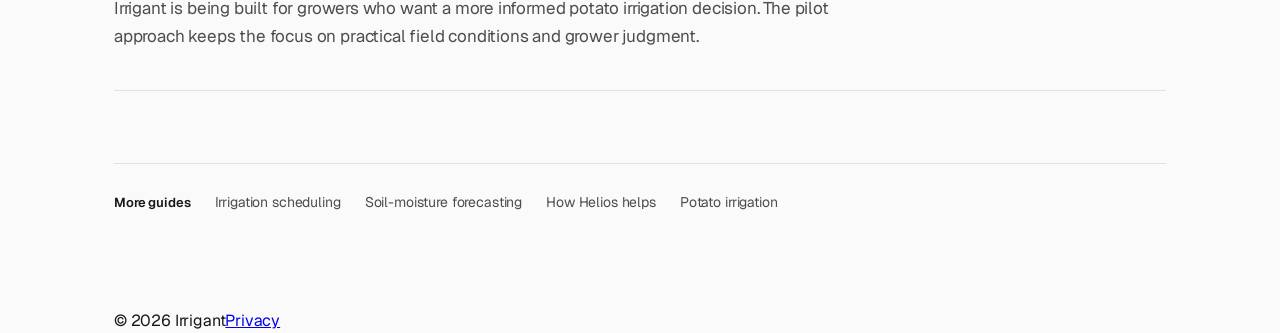
<file: potato-irrigation-guide.html>
<!DOCTYPE html>
<html lang="en">
<head>
  <meta charset="UTF-8">
  <meta name="viewport" content="width=device-width, initial-scale=1.0">
  <title>Potato Irrigation Guide for Growers | Irrigant</title>
  <meta name="description" content="A practical potato irrigation guide focused on field conditions, soil moisture, weather, and crop water demand.">
  <link rel="canonical" href="https://irrigant.xyz/potato-irrigation-guide.html">
  <meta property="og:title" content="Potato Irrigation Guide for Growers | Irrigant">
  <meta property="og:description" content="A practical potato irrigation guide focused on field conditions, soil moisture, weather, and crop water demand.">
  <meta property="og:type" content="article">
  <meta property="og:url" content="https://irrigant.xyz/potato-irrigation-guide.html">
  <meta property="og:image" content="https://irrigant.xyz/assets/irrigant-social-card.png">
  <meta name="twitter:card" content="summary_large_image">
  <meta name="twitter:title" content="Potato Irrigation Guide for Growers | Irrigant">
  <meta name="twitter:description" content="A practical potato irrigation guide focused on field conditions, soil moisture, weather, and crop water demand.">
  <meta name="twitter:image" content="https://irrigant.xyz/assets/irrigant-social-card.png">
  <link rel="preconnect" href="https://fonts.googleapis.com">
  <link rel="preconnect" href="https://fonts.gstatic.com" crossorigin>
  <link href="https://fonts.googleapis.com/css2?family=Geist:wght@400;500;600&family=Geist+Mono:wght@400;500&display=swap" rel="stylesheet">
  <link rel="stylesheet" href="guides.css">
</head>
<body>
  <header class="nav"><div class="wrap"><a class="brand" href="/"><img src="assets/logos/IrrigantLIGHT.png" alt="Irrigant"></a><a class="back" href="/">Back to Irrigant</a></div></header>
  <main class="wrap">
    <span class="eyebrow">Irrigant guide</span>
    <h1>Potato irrigation starts with the field, not the calendar</h1>
    <p class="lead">Potatoes leave little room for guesswork. The next irrigation decision is stronger when it starts with the conditions in the field.</p>
    <a class="cta" href="/#waitlist">Join the waitlist <span aria-hidden="true">→</span></a>
    <div class="sections">
    <section class="section"><h2>Potatoes leave little room for guesswork</h2><p>When the field is moving toward stress, timing matters. A calendar can help organize the season, but it cannot tell you what soil moisture and weather are doing right now.</p></section>
    <section class="section"><h2>Read the signals before you apply water</h2><p>Soil moisture, recent weather, and crop water demand each add part of the picture. Reviewing them together helps you make the next pass with a clearer reason behind it.</p></section>
    <section class="section"><h2>Build the next decision from the field</h2><p>Irrigant is being built for growers who want a more informed potato irrigation decision. The pilot approach keeps the focus on practical field conditions and grower judgment.</p></section>
    </div>
    <nav class="guide-nav" aria-label="Irrigant guides">
      <strong>More guides</strong>
      <a href="irrigation-scheduling.html">Irrigation scheduling</a>
      <a href="soil-moisture-forecasting.html">Soil-moisture forecasting</a>
      <a href="how-helios-helps.html">How Helios helps</a>
      <a href="potato-irrigation-guide.html">Potato irrigation</a>
    </nav>
  </main>
  <footer class="footer"><div class="wrap"><span>© 2026 Irrigant</span><a href="privacy.html">Privacy</a></div></footer>
</body>
</html>
</file>
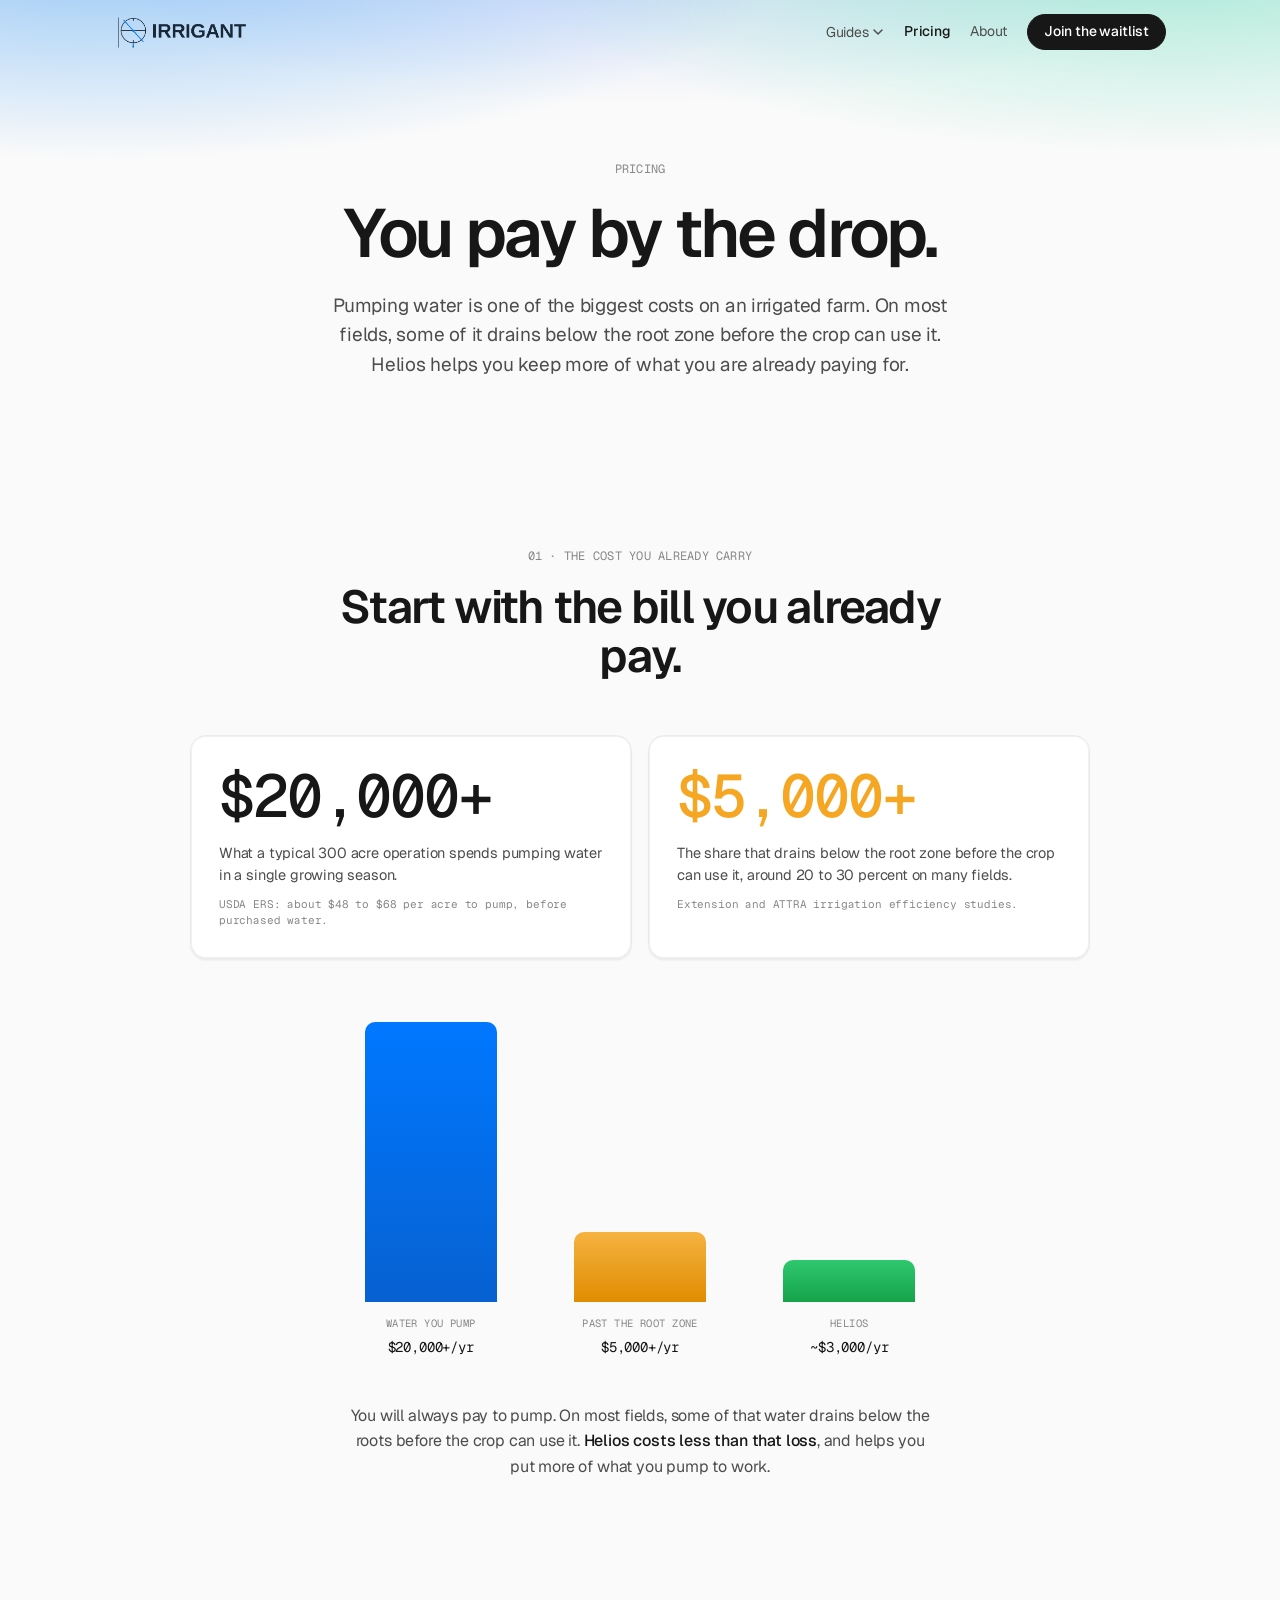
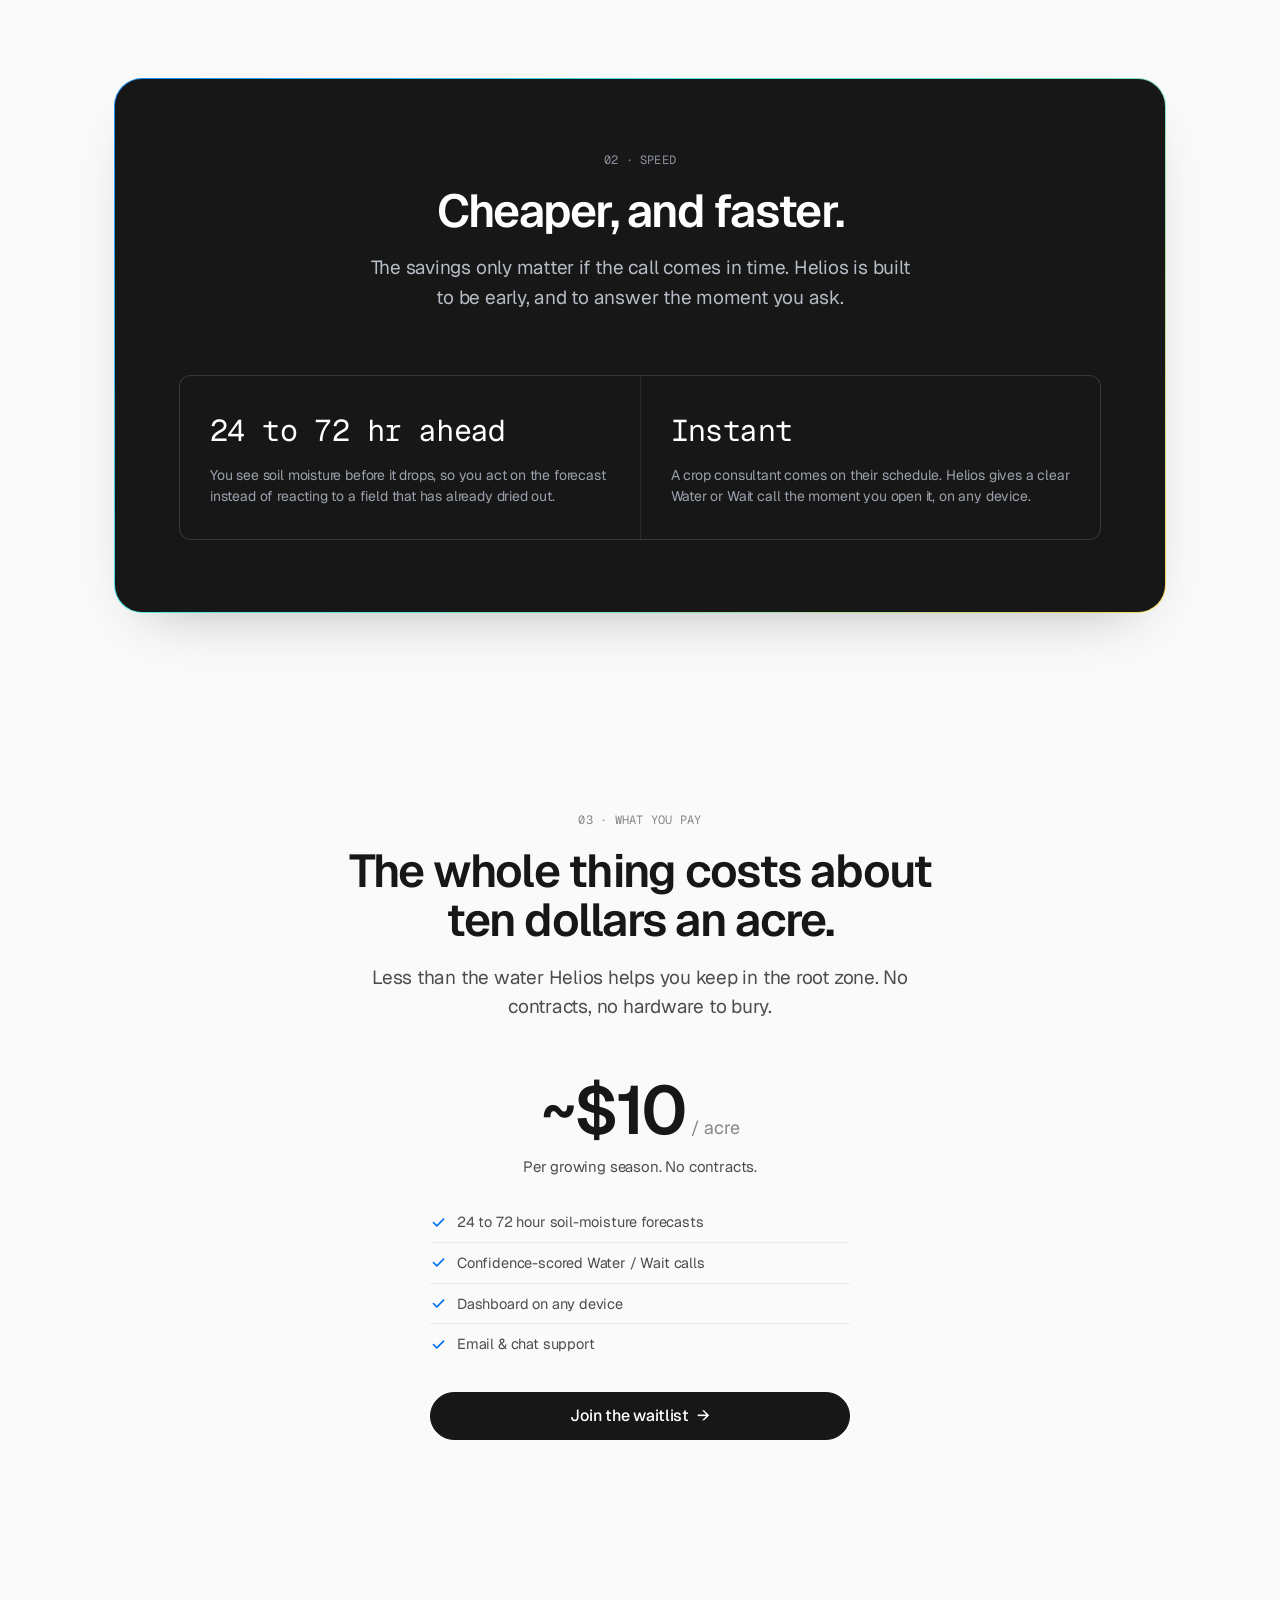
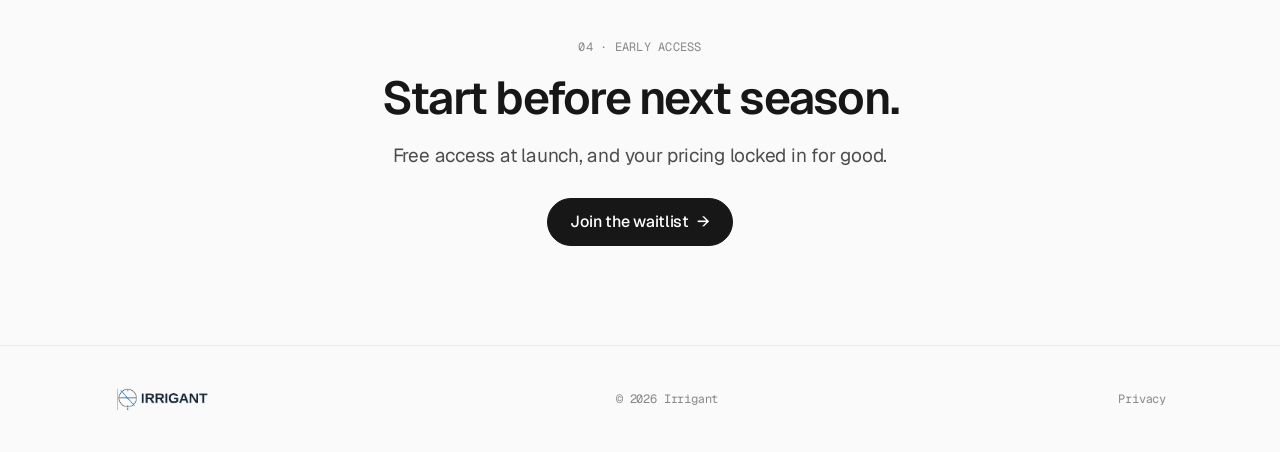
<file: pricing.html>
<!DOCTYPE html>
<html lang="en">
<head>
  <meta charset="UTF-8">
  <meta name="viewport" content="width=device-width, initial-scale=1.0">
  <link rel="icon" href="/favicon.svg">
  <title>Pricing | Irrigant</title>
  <meta name="description" content="You already pay to move every drop. Helios helps you keep more of it in the root zone, and pays for itself in a season. About ten dollars an acre.">
  <link rel="canonical" href="https://irrigant.xyz/pricing.html">
  <meta property="og:title" content="It pays for itself in water | Irrigant">
  <meta property="og:description" content="Pumping is one of the biggest costs on an irrigated farm. Helios helps you keep more of what you pump in the root zone.">
  <meta property="og:type" content="website">
  <meta property="og:url" content="https://irrigant.xyz/pricing.html">
  <meta property="og:image" content="https://irrigant.xyz/assets/irrigant-social-card.png">
  <meta name="twitter:card" content="summary_large_image">
  <meta name="twitter:title" content="It pays for itself in water | Irrigant">
  <meta name="twitter:description" content="Pumping is one of the biggest costs on an irrigated farm. Helios helps you keep more of what you pump in the root zone.">
  <meta name="twitter:image" content="https://irrigant.xyz/assets/irrigant-social-card.png">
  <link rel="preconnect" href="https://fonts.googleapis.com">
  <link rel="preconnect" href="https://fonts.gstatic.com" crossorigin>
  <link href="https://fonts.googleapis.com/css2?family=Geist:wght@400;500;600&family=Geist+Mono:wght@400;500&display=swap" rel="stylesheet">
  <style>
    *, *::before, *::after { margin: 0; padding: 0; box-sizing: border-box; }

    :root {
      --ink: #171717;
      --body: #4d4d4d;
      --mute: #888888;
      --hairline: #ebebeb;
      --hairline-2: #e2e2e2;
      --hairline-strong: #a1a1a1;
      --canvas: #ffffff;
      --canvas-soft: #fafafa;
      --canvas-soft-2: #f5f5f5;
      --link: #0070f3;
      --link-deep: #0761d1;
      --water: #0070f3;
      --wait: #f5a623;
      --app-bg: #0a0b0d;
      --app-line: rgba(255,255,255,0.10);
      --app-text: #ededee;
      --app-mute: #8b929c;
      --font: 'Geist', Inter, system-ui, -apple-system, sans-serif;
      --mono: 'Geist Mono', ui-monospace, SFMono-Regular, Menlo, monospace;
      --maxw: 1100px;
      --pad: clamp(72px, 11vh, 128px);
      --shadow-2: 0 1px 1px rgba(0,0,0,0.02), 0 2px 2px rgba(0,0,0,0.04), inset 0 0 0 1px rgba(0,0,0,0.06);
      --shadow-3: 0 2px 2px rgba(0,0,0,0.03), 0 8px 12px -8px rgba(0,0,0,0.08), inset 0 0 0 1px rgba(0,0,0,0.06);
      --shadow-4: 0 2px 4px rgba(0,0,0,0.04), 0 12px 24px -8px rgba(0,0,0,0.10), inset 0 0 0 1px rgba(0,0,0,0.06);
    }

    html { scroll-behavior: smooth; }
    body {
      font-family: var(--font);
      background: var(--canvas-soft);
      color: var(--ink);
      -webkit-font-smoothing: antialiased;
      font-feature-settings: "ss01", "cv01";
      line-height: 1.5;
      letter-spacing: -0.011em;
    }
    ::selection { background: var(--ink); color: #f2f2f2; }
    .wrap { max-width: var(--maxw); margin: 0 auto; padding: 0 24px; }

    h1, h2, h3 { font-weight: 600; }
    .h-hero { font-size: clamp(40px, 5.6vw, 68px); line-height: 1.04; letter-spacing: -0.045em; }
    .h-lg   { font-size: clamp(30px, 4vw, 46px); line-height: 1.06; letter-spacing: -0.038em; }
    .h-md   { font-size: clamp(22px, 2.6vw, 28px); line-height: 1.12; letter-spacing: -0.03em; }
    .lead   { font-size: clamp(17px, 1.5vw, 19px); line-height: 1.55; color: var(--body); font-weight: 400; letter-spacing: -0.012em; }
    .eyebrow { font-family: var(--mono); font-size: 12px; font-weight: 400; letter-spacing: 0.02em; color: var(--mute); text-transform: uppercase; }
    .eyebrow b { color: var(--ink); font-weight: 500; }

    .reveal { opacity: 0; transform: translateY(20px); transition: opacity .8s cubic-bezier(.2,.7,.2,1), transform .8s cubic-bezier(.2,.7,.2,1); }
    .reveal.in { opacity: 1; transform: none; }

    #progress { position: fixed; top: 0; left: 0; height: 2px; width: 0; background: var(--ink); z-index: 200; transition: width .12s linear; }

    /* nav */
    nav { position: fixed; top: 0; left: 0; right: 0; z-index: 100; height: 64px; display: flex; align-items: center; transition: background .3s, border-color .3s, backdrop-filter .3s; border-bottom: 1px solid transparent; }
    nav.scrolled { background: rgba(250,250,250,0.8); backdrop-filter: blur(12px); -webkit-backdrop-filter: blur(12px); border-color: var(--hairline); }
    nav .wrap { display: flex; align-items: center; justify-content: space-between; width: 100%; }
    .nav-brand img { height: 48px; width: auto; display: block; }
    .foot-brand img { height: 34px; width: auto; display: block; }
    .nav-right { display: flex; align-items: center; gap: 20px; }
    .nav-link { font-size: 14px; letter-spacing: -0.02em; color: var(--body); text-decoration: none; transition: color .15s; background: none; border: none; cursor: pointer; font-family: var(--font); }
    .nav-link:hover { color: var(--ink); }
    .nav-link[aria-current="page"] { color: var(--ink); font-weight: 500; }
    @media (max-width: 640px) { .nav-link.hide-sm { display: none; } }

    /* guides dropdown */
    .nav-dropdown { position: relative; }
    .nav-dropdown-toggle { display: flex; align-items: center; gap: 4px; cursor: pointer; background: none; border: none; padding: 0; font-family: var(--font); }
    .nav-dropdown-toggle svg { transition: transform .2s; }
    .nav-dropdown.open .nav-dropdown-toggle svg { transform: rotate(180deg); }
    .nav-dropdown-menu { position: absolute; top: calc(100% + 12px); left: 50%; transform: translateX(-50%); background: #fff; border: 1px solid var(--hairline); border-radius: 12px; box-shadow: var(--shadow-3); padding: 6px; min-width: 220px; opacity: 0; pointer-events: none; transform: translateX(-50%) translateY(-6px); transition: opacity .18s, transform .18s; }
    .nav-dropdown.open .nav-dropdown-menu { opacity: 1; pointer-events: auto; transform: translateX(-50%) translateY(0); }
    .nav-dropdown-item { display: block; padding: 10px 14px; font-size: 14px; letter-spacing: -0.02em; color: var(--body); text-decoration: none; border-radius: 8px; transition: background .12s, color .12s; }
    .nav-dropdown-item:hover { background: var(--canvas); color: var(--ink); }
    .nav-dropdown-item strong { display: block; color: var(--ink); font-weight: 500; margin-bottom: 2px; }
    .nav-dropdown-item span { font-size: 12px; color: var(--mute); }

    /* buttons (pills) */
    .btn { display: inline-flex; align-items: center; justify-content: center; gap: 8px; font-family: var(--font); font-weight: 500; text-decoration: none; cursor: pointer; border-radius: 100px; transition: background .2s, color .2s, border-color .2s, transform .15s; white-space: nowrap; }
    .btn-primary { background: var(--ink); color: #fff; font-size: 16px; padding: 0 22px; height: 48px; border: 1px solid var(--ink); }
    .btn-primary:hover { background: #000; transform: translateY(-1px); }
    .btn-secondary { background: var(--canvas); color: var(--ink); font-size: 16px; padding: 0 22px; height: 48px; border: 1px solid var(--hairline-strong); }
    .btn-secondary:hover { border-color: var(--ink); }
    .btn-sm { height: 36px; font-size: 14px; padding: 0 16px; }
    .btn .arr { transition: transform .2s; }
    .btn:hover .arr { transform: translateX(2px); }

    /* pricing hero */
    .phero { position: relative; padding: 160px 0 calc(var(--pad) * 0.7); overflow: hidden; text-align: center;
      background:
        radial-gradient(82% 72% at 8% -12%, rgba(0,124,240,0.40), transparent 66%),
        radial-gradient(80% 70% at 92% -12%, rgba(34,205,158,0.40), transparent 66%),
        radial-gradient(72% 62% at 50% -16%, rgba(120,140,250,0.26), transparent 64%); }
    .phero .eyebrow { display: block; margin-bottom: 20px; }
    .phero h1 { max-width: 16ch; margin: 0 auto 22px; }
    .phero .lead { max-width: 620px; margin: 0 auto; }

    /* sections */
    section.block { padding: var(--pad) 0; }
    .sec-head { max-width: 660px; margin: 0 auto; text-align: center; }
    .sec-head .eyebrow { display: block; margin-bottom: 18px; }
    .sec-head .lead { margin: 18px auto 0; max-width: 560px; }

    /* arbitrage */
    .arb { max-width: 900px; margin: 0 auto; }
    .arb-stats { display: grid; grid-template-columns: 1fr 1fr; gap: 16px; margin-top: clamp(40px, 6vh, 64px); }
    .arb-stat { background: var(--canvas); border: 1px solid var(--hairline); border-radius: 16px; padding: 30px 28px; box-shadow: var(--shadow-2); text-align: left; }
    .arb-num { font-family: var(--mono); font-weight: 500; font-size: clamp(40px, 6vw, 60px); letter-spacing: -0.03em; line-height: 1; color: var(--ink); }
    .arb-stat.waste .arb-num { color: var(--wait); }
    .arb-cap { font-size: 14.5px; color: var(--body); margin-top: 16px; line-height: 1.5; }
    .arb-src { font-family: var(--mono); font-size: 11px; color: var(--mute); margin-top: 12px; line-height: 1.4; }

    /* bar comparison */
    .arb-bars { display: grid; grid-template-columns: repeat(3, 1fr); gap: 28px; align-items: end; margin: clamp(44px, 7vh, 72px) auto 0; max-width: 600px; }
    .arb-col { display: flex; flex-direction: column; align-items: center; }
    .arb-track { width: 100%; max-width: 132px; height: 280px; display: flex; align-items: flex-end; }
    .arb-bar { width: 100%; border-radius: 10px 10px 0 0; height: 0; transition: height 1s cubic-bezier(.2,.7,.2,1); }
    .arb-bars.in .arb-bar { height: var(--h); }
    .arb-bar.b-water  { background: linear-gradient(180deg, #0078ff, #0761d1); }
    .arb-bar.b-waste  { background: linear-gradient(180deg, #f5b340, #e08c00); }
    .arb-bar.b-helios { background: linear-gradient(180deg, #2ec86f, #16a34a); }
    .arb-label { font-family: var(--mono); font-size: 10.5px; text-transform: uppercase; letter-spacing: 0.04em; color: var(--mute); margin-top: 14px; text-align: center; }
    .arb-val { font-family: var(--mono); font-size: 14px; color: var(--ink); margin-top: 5px; }
    .arb-note { text-align: center; max-width: 580px; margin: clamp(36px, 5vh, 52px) auto 0; font-size: 16px; color: var(--body); line-height: 1.6; }
    .arb-note b { color: var(--ink); font-weight: 500; }

    /* dark band, speed */
    .dark-panel { position: relative; color: #fff; border-radius: 28px; padding: clamp(52px, 8vh, 92px) clamp(28px, 5vw, 72px); text-align: center; border: 1px solid transparent;
      background: linear-gradient(var(--ink), var(--ink)) padding-box, linear-gradient(135deg, rgba(0,124,240,0.9), rgba(0,223,216,0.68) 36%, rgba(52,211,153,0.62) 66%, rgba(249,203,40,0.78)) border-box;
      box-shadow: 0 24px 60px -34px rgba(0,0,0,0.35); }
    .dark-panel .eyebrow { color: #8b929c; display: block; margin-bottom: 18px; }
    .dark-panel h2 { text-align: center; }
    .dark-panel .lead { color: #b6bcc4; text-align: center; margin: 18px auto 0; max-width: 560px; }
    .speed-grid { display: grid; grid-template-columns: 1fr 1fr; gap: 1px; margin-top: clamp(44px, 7vh, 68px); background: rgba(255,255,255,0.08); border: 1px solid rgba(255,255,255,0.08); border-radius: 12px; overflow: hidden; text-align: left; }
    .speed { background: var(--ink); padding: 32px 30px; }
    .speed .v { font-family: var(--mono); font-size: clamp(22px, 2.6vw, 30px); letter-spacing: -0.02em; color: #fff; }
    .speed .k { font-size: 14px; color: #9aa1aa; margin-top: 12px; line-height: 1.5; }

    /* pricing card */
    .price-card { max-width: 420px; margin: clamp(40px,6vh,64px) auto 0; text-align: center; }
    .price-amt { font-size: clamp(48px, 8vw, 68px); font-weight: 600; letter-spacing: -0.04em; line-height: 1; }
    .price-amt .per { font-size: 18px; color: var(--mute); font-weight: 400; letter-spacing: -0.01em; }
    .price-sub { font-size: 15px; color: var(--body); margin: 12px 0 24px; }
    .price-feats { list-style: none; text-align: left; margin-bottom: 28px; }
    .price-feats li { font-size: 14.5px; color: var(--body); padding: 9px 0; border-bottom: 1px solid var(--hairline); display: flex; gap: 10px; align-items: center; }
    .price-feats li:last-child { border-bottom: none; }
    .price-feats svg { flex-shrink: 0; color: var(--link); }

    /* closing cta */
    .close-cta { text-align: center; }
    .close-cta .btn { margin-top: 28px; }

    /* footer */
    footer { border-top: 1px solid var(--hairline); padding: 36px 0; }
    footer .wrap { display: flex; align-items: center; justify-content: space-between; gap: 16px; flex-wrap: wrap; }
    .footer-text { font-family: var(--mono); font-size: 12px; color: var(--mute); }
    .footer-link { font-family: var(--mono); font-size: 12px; color: var(--mute); text-decoration: none; }
    .footer-link:hover { color: var(--ink); text-decoration: underline; text-underline-offset: 2px; }

    @media (max-width: 640px) {
      .arb-stats { grid-template-columns: 1fr; }
      .speed-grid { grid-template-columns: 1fr; }
      .arb-bars { gap: 14px; height: 240px; }
    }
    @media (prefers-reduced-motion: reduce) {
      .reveal { transition: none; }
      .arb-bar { transition: none; }
    }
  </style>
</head>
<body>

  <div id="progress"></div>

  <nav id="nav">
    <div class="wrap">
      <span class="nav-brand"><a href="index.html"><img src="assets/logos/IrrigantTRANSPARENT.png" alt="Irrigant"></a></span>
      <div class="nav-right">
        <div class="nav-dropdown hide-sm" id="guidesDropdown">
          <button class="nav-link nav-dropdown-toggle" onclick="toggleGuidesDropdown(event)">
            Guides
            <svg width="12" height="12" viewBox="0 0 12 12" fill="none"><path d="M2 4l4 4 4-4" stroke="currentColor" stroke-width="1.5" stroke-linecap="round" stroke-linejoin="round"/></svg>
          </button>
          <div class="nav-dropdown-menu">
            <a href="irrigation-scheduling.html" class="nav-dropdown-item">
              <strong>Irrigation Scheduling</strong>
              <span>How Helios times your irrigation runs</span>
            </a>
            <a href="soil-moisture-forecasting.html" class="nav-dropdown-item">
              <strong>Soil Moisture Forecasting</strong>
              <span>Predicting field conditions 7 days out</span>
            </a>
            <a href="machine-learning.html" class="nav-dropdown-item">
              <strong>Machine Learning</strong>
              <span>The models behind the predictions</span>
            </a>
            <a href="how-helios-helps.html" class="nav-dropdown-item">
              <strong>How Helios Helps</strong>
              <span>Real-world impact for growers</span>
            </a>
          </div>
        </div>
        <a href="pricing.html" class="nav-link" aria-current="page">Pricing</a>
        <a href="about.html" class="nav-link hide-sm">About</a>
        <a href="index.html#waitlist" class="btn btn-primary btn-sm">Join the waitlist</a>
      </div>
    </div>
  </nav>

  <!-- HERO -->
  <header class="phero">
    <div class="wrap">
      <span class="eyebrow reveal">Pricing</span>
      <h1 class="h-hero reveal">You pay by the drop.</h1>
      <p class="lead reveal">Pumping water is one of the biggest costs on an irrigated farm. On most fields, some of it drains below the root zone before the crop can use it. Helios helps you keep more of what you are already paying for.</p>
    </div>
  </header>

  <!-- THE COST YOU ALREADY CARRY -->
  <section class="block" id="cost">
    <div class="wrap">
      <div class="sec-head reveal">
        <span class="eyebrow">01 · The cost you already carry</span>
        <h2 class="h-lg">Start with the bill you already pay.</h2>
      </div>
      <div class="arb">
        <div class="arb-stats">
          <div class="arb-stat reveal">
            <div class="arb-num" data-count="20000" data-prefix="$" data-suffix="+">$0</div>
            <div class="arb-cap">What a typical 300 acre operation spends pumping water in a single growing season.</div>
            <div class="arb-src">USDA ERS: about $48 to $68 per acre to pump, before purchased water.</div>
          </div>
          <div class="arb-stat waste reveal">
            <div class="arb-num" data-count="5000" data-prefix="$" data-suffix="+">$0</div>
            <div class="arb-cap">The share that drains below the root zone before the crop can use it, around 20 to 30 percent on many fields.</div>
            <div class="arb-src">Extension and ATTRA irrigation efficiency studies.</div>
          </div>
        </div>

        <div class="arb-bars reveal" id="arbBars">
          <div class="arb-col">
            <div class="arb-track"><div class="arb-bar b-water" style="--h:100%"></div></div>
            <div class="arb-label">Water you pump</div>
            <div class="arb-val">$20,000+/yr</div>
          </div>
          <div class="arb-col">
            <div class="arb-track"><div class="arb-bar b-waste" style="--h:25%"></div></div>
            <div class="arb-label">Past the root zone</div>
            <div class="arb-val">$5,000+/yr</div>
          </div>
          <div class="arb-col">
            <div class="arb-track"><div class="arb-bar b-helios" style="--h:15%"></div></div>
            <div class="arb-label">Helios</div>
            <div class="arb-val">~$3,000/yr</div>
          </div>
        </div>

        <p class="arb-note reveal">You will always pay to pump. On most fields, some of that water drains below the roots before the crop can use it. <b>Helios costs less than that loss</b>, and helps you put more of what you pump to work.</p>
      </div>
    </div>
  </section>

  <!-- SPEED -->
  <section class="block" id="speed">
    <div class="wrap">
      <div class="dark-panel reveal">
        <span class="eyebrow reveal">02 · Speed</span>
        <h2 class="h-lg reveal">Cheaper, and faster.</h2>
        <p class="lead reveal">The savings only matter if the call comes in time. Helios is built to be early, and to answer the moment you ask.</p>
        <div class="speed-grid">
          <div class="speed reveal">
            <div class="v">24 to 72 hr ahead</div>
            <div class="k">You see soil moisture before it drops, so you act on the forecast instead of reacting to a field that has already dried out.</div>
          </div>
          <div class="speed reveal">
            <div class="v">Instant</div>
            <div class="k">A crop consultant comes on their schedule. Helios gives a clear Water or Wait call the moment you open it, on any device.</div>
          </div>
        </div>
      </div>
    </div>
  </section>

  <!-- WHAT YOU PAY -->
  <section class="block" id="pricing">
    <div class="wrap">
      <div class="sec-head reveal">
        <span class="eyebrow">03 · What you pay</span>
        <h2 class="h-lg">The whole thing costs about ten dollars an acre.</h2>
        <p class="lead">Less than the water Helios helps you keep in the root zone. No contracts, no hardware to bury.</p>
      </div>
      <div class="price-card reveal">
        <div class="price-amt">~$10<span class="per"> / acre</span></div>
        <div class="price-sub">Per growing season. No contracts.</div>
        <ul class="price-feats">
          <li><svg width="17" height="17" viewBox="0 0 20 20" fill="currentColor"><path fill-rule="evenodd" d="M16.7 5.3a1 1 0 010 1.4l-8 8a1 1 0 01-1.4 0l-4-4a1 1 0 011.4-1.4L8 12.6l7.3-7.3a1 1 0 011.4 0z"/></svg> 24 to 72 hour soil-moisture forecasts</li>
          <li><svg width="17" height="17" viewBox="0 0 20 20" fill="currentColor"><path fill-rule="evenodd" d="M16.7 5.3a1 1 0 010 1.4l-8 8a1 1 0 01-1.4 0l-4-4a1 1 0 011.4-1.4L8 12.6l7.3-7.3a1 1 0 011.4 0z"/></svg> Confidence-scored Water / Wait calls</li>
          <li><svg width="17" height="17" viewBox="0 0 20 20" fill="currentColor"><path fill-rule="evenodd" d="M16.7 5.3a1 1 0 010 1.4l-8 8a1 1 0 01-1.4 0l-4-4a1 1 0 011.4-1.4L8 12.6l7.3-7.3a1 1 0 011.4 0z"/></svg> Dashboard on any device</li>
          <li><svg width="17" height="17" viewBox="0 0 20 20" fill="currentColor"><path fill-rule="evenodd" d="M16.7 5.3a1 1 0 010 1.4l-8 8a1 1 0 01-1.4 0l-4-4a1 1 0 011.4-1.4L8 12.6l7.3-7.3a1 1 0 011.4 0z"/></svg> Email &amp; chat support</li>
        </ul>
        <a href="index.html#waitlist" class="btn btn-primary" style="width:100%;">Join the waitlist <span class="arr">→</span></a>
      </div>
    </div>
  </section>

  <!-- CLOSING CTA -->
  <section class="block close-cta" id="start">
    <div class="wrap">
      <div class="sec-head reveal">
        <span class="eyebrow">04 · Early access</span>
        <h2 class="h-lg">Start before next season.</h2>
        <p class="lead">Free access at launch, and your pricing locked in for good.</p>
        <a href="index.html#waitlist" class="btn btn-primary reveal">Join the waitlist <span class="arr">→</span></a>
      </div>
    </div>
  </section>

  <footer>
    <div class="wrap">
      <span class="foot-brand"><img src="assets/logos/IrrigantTRANSPARENT.png" alt="Irrigant"></span>
      <span class="footer-text">© 2026 Irrigant</span>
      <a class="footer-link" href="privacy.html">Privacy</a>
    </div>
  </footer>

  <script>
  function toggleGuidesDropdown(e) {
    e.stopPropagation();
    document.getElementById('guidesDropdown').classList.toggle('open');
  }
  document.addEventListener('click', function() {
    var d = document.getElementById('guidesDropdown');
    if (d) d.classList.remove('open');
  });
  </script>
  <script>
  (function(){
    'use strict';
    var nav = document.getElementById('nav');
    var progress = document.getElementById('progress');
    var ticking = false;
    function onScroll(){
      var y = window.scrollY || window.pageYOffset;
      nav.classList.toggle('scrolled', y > 16);
      var h = document.documentElement.scrollHeight - window.innerHeight;
      progress.style.width = (h > 0 ? Math.min(100, y / h * 100) : 0) + '%';
      ticking = false;
    }
    window.addEventListener('scroll', function(){ if(!ticking){ requestAnimationFrame(onScroll); ticking = true; } }, { passive:true });
    onScroll();

    var reduce = window.matchMedia && window.matchMedia('(prefers-reduced-motion: reduce)').matches;

    /* reveal on scroll */
    var io = new IntersectionObserver(function(entries){
      entries.forEach(function(e){
        if(e.isIntersecting){
          var sibs = e.target.parentElement.querySelectorAll('.reveal');
          var i = Array.prototype.indexOf.call(sibs, e.target);
          e.target.style.transitionDelay = (i * 0.07) + 's';
          e.target.classList.add('in');
          io.unobserve(e.target);
        }
      });
    }, { threshold: 0.16 });
    document.querySelectorAll('.reveal').forEach(function(el){ io.observe(el); });

    /* count-up numbers */
    function fmt(n, prefix, suffix){ return (prefix||'') + Math.round(n).toLocaleString('en-US') + (suffix||''); }
    function countUp(el){
      var target = parseFloat(el.getAttribute('data-count'));
      var prefix = el.getAttribute('data-prefix') || '';
      var suffix = el.getAttribute('data-suffix') || '';
      if(reduce){ el.textContent = fmt(target, prefix, suffix); return; }
      var dur = 1400, start = null;
      function step(ts){
        if(start === null) start = ts;
        var p = Math.min(1, (ts - start) / dur);
        var eased = 1 - Math.pow(1 - p, 3);
        el.textContent = fmt(target * eased, prefix, suffix);
        if(p < 1) requestAnimationFrame(step);
        else el.textContent = fmt(target, prefix, suffix);
      }
      requestAnimationFrame(step);
    }
    var countIO = new IntersectionObserver(function(entries){
      entries.forEach(function(e){
        if(e.isIntersecting){ countUp(e.target); countIO.unobserve(e.target); }
      });
    }, { threshold: 0.6 });
    document.querySelectorAll('[data-count]').forEach(function(el){ countIO.observe(el); });

    /* animated arbitrage bars */
    var bars = document.getElementById('arbBars');
    if(bars){
      var barIO = new IntersectionObserver(function(entries){
        entries.forEach(function(e){
          if(e.isIntersecting){ e.target.classList.add('in'); barIO.unobserve(e.target); }
        });
      }, { threshold: 0.4 });
      barIO.observe(bars);
    }
  })();
  </script>
</body>
</html>
</file>
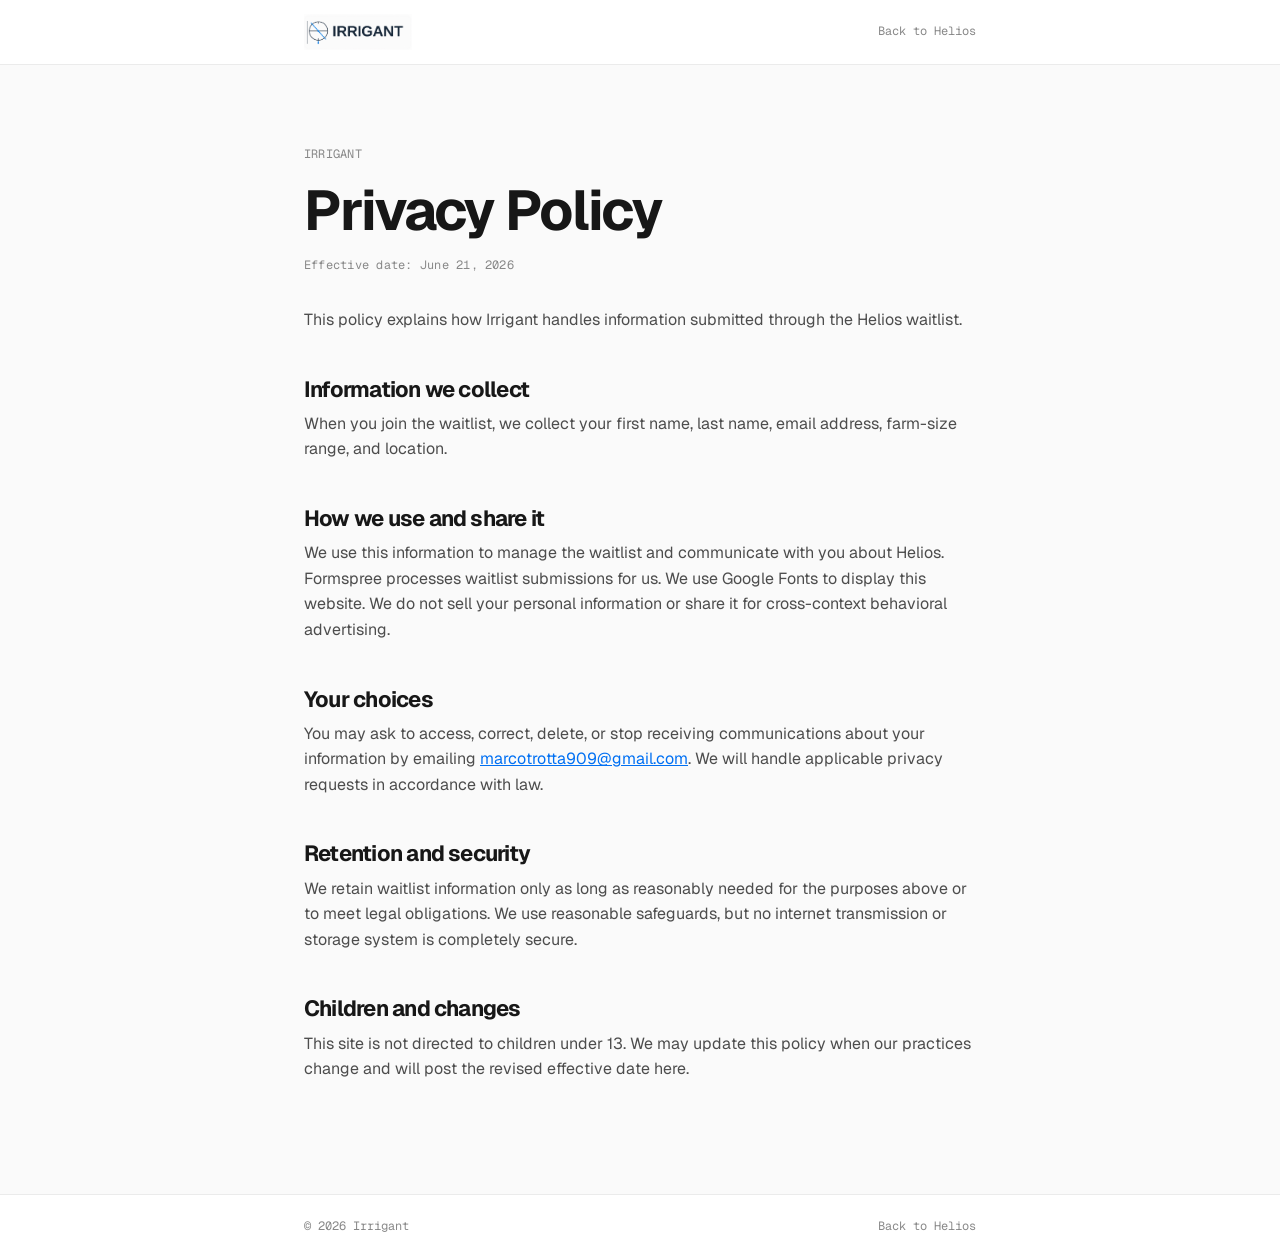
<file: privacy.html>
<!DOCTYPE html>
<html lang="en">
<head>
  <meta charset="UTF-8">
  <meta name="viewport" content="width=device-width, initial-scale=1.0">
  <link rel="icon" href="/favicon.svg">
  <title>Privacy Policy | Irrigant</title>
  <meta name="description" content="Irrigant privacy policy for the Helios waitlist.">
  <link rel="preconnect" href="https://fonts.googleapis.com">
  <link rel="preconnect" href="https://fonts.gstatic.com" crossorigin>
  <link href="https://fonts.googleapis.com/css2?family=Geist:wght@400;500;600&family=Geist+Mono:wght@400;500&display=swap" rel="stylesheet">
  <style>
    :root {
      --ink: #171717;
      --body: #4d4d4d;
      --mute: #888888;
      --hairline: #ebebeb;
      --canvas: #ffffff;
      --canvas-soft: #fafafa;
      --link: #0070f3;
      --font: 'Geist', Inter, system-ui, -apple-system, sans-serif;
      --mono: 'Geist Mono', ui-monospace, SFMono-Regular, Menlo, monospace;
    }

    * { box-sizing: border-box; }
    body {
      margin: 0;
      background: var(--canvas-soft);
      color: var(--ink);
      font-family: var(--font);
      line-height: 1.6;
      -webkit-font-smoothing: antialiased;
    }
    a { color: var(--link); }
    a:hover { text-underline-offset: 3px; }
    .wrap { max-width: 720px; margin: 0 auto; padding: 0 24px; }
    nav, footer { background: var(--canvas); }
    nav { border-bottom: 1px solid var(--hairline); }
    nav .wrap, footer .wrap {
      min-height: 64px;
      display: flex;
      align-items: center;
      justify-content: space-between;
      gap: 16px;
    }
    .brand img { display: block; height: 36px; width: auto; mix-blend-mode: multiply; }
    .back, .footer-text {
      color: var(--mute);
      font-family: var(--mono);
      font-size: 12px;
      text-decoration: none;
    }
    .back:hover { color: var(--ink); text-decoration: underline; }
    .policy { padding-top: 80px; padding-bottom: 96px; }
    .eyebrow, .effective {
      color: var(--mute);
      font-family: var(--mono);
      font-size: 12px;
      letter-spacing: 0.02em;
    }
    .eyebrow { margin: 0 0 16px; text-transform: uppercase; }
    h1, h2 { letter-spacing: -0.035em; line-height: 1.1; }
    h1 { font-size: clamp(40px, 6vw, 56px); margin: 0; }
    h2 { font-size: 22px; margin: 44px 0 10px; }
    p { color: var(--body); font-size: 16px; margin: 0 0 16px; }
    .effective { margin: 14px 0 32px; }
    footer { border-top: 1px solid var(--hairline); }
    @media (max-width: 560px) {
      .policy { padding-top: 56px; padding-bottom: 64px; }
      nav .wrap, footer .wrap { min-height: 56px; }
      .brand img { height: 30px; }
    }
  </style>
</head>
<body>
  <nav>
    <div class="wrap">
      <a class="brand" href="index.html" aria-label="Irrigant home"><img src="assets/logos/IrrigantLIGHT.png" alt="Irrigant"></a>
      <a class="back" href="index.html">Back to Helios</a>
    </div>
  </nav>

  <main class="policy wrap">
    <p class="eyebrow">Irrigant</p>
    <h1>Privacy Policy</h1>
    <p class="effective">Effective date: June 21, 2026</p>
    <p>This policy explains how Irrigant handles information submitted through the Helios waitlist.</p>

    <h2>Information we collect</h2>
    <p>When you join the waitlist, we collect your first name, last name, email address, farm-size range, and location.</p>

    <h2>How we use and share it</h2>
    <p>We use this information to manage the waitlist and communicate with you about Helios. Formspree processes waitlist submissions for us. We use Google Fonts to display this website. We do not sell your personal information or share it for cross-context behavioral advertising.</p>

    <h2>Your choices</h2>
    <p>You may ask to access, correct, delete, or stop receiving communications about your information by emailing <a href="mailto:marcotrotta909@gmail.com">marcotrotta909@gmail.com</a>. We will handle applicable privacy requests in accordance with law.</p>

    <h2>Retention and security</h2>
    <p>We retain waitlist information only as long as reasonably needed for the purposes above or to meet legal obligations. We use reasonable safeguards, but no internet transmission or storage system is completely secure.</p>

    <h2>Children and changes</h2>
    <p>This site is not directed to children under 13. We may update this policy when our practices change and will post the revised effective date here.</p>
  </main>

  <footer>
    <div class="wrap">
      <span class="footer-text">© 2026 Irrigant</span>
      <a class="back" href="index.html">Back to Helios</a>
    </div>
  </footer>
</body>
</html>
</file>
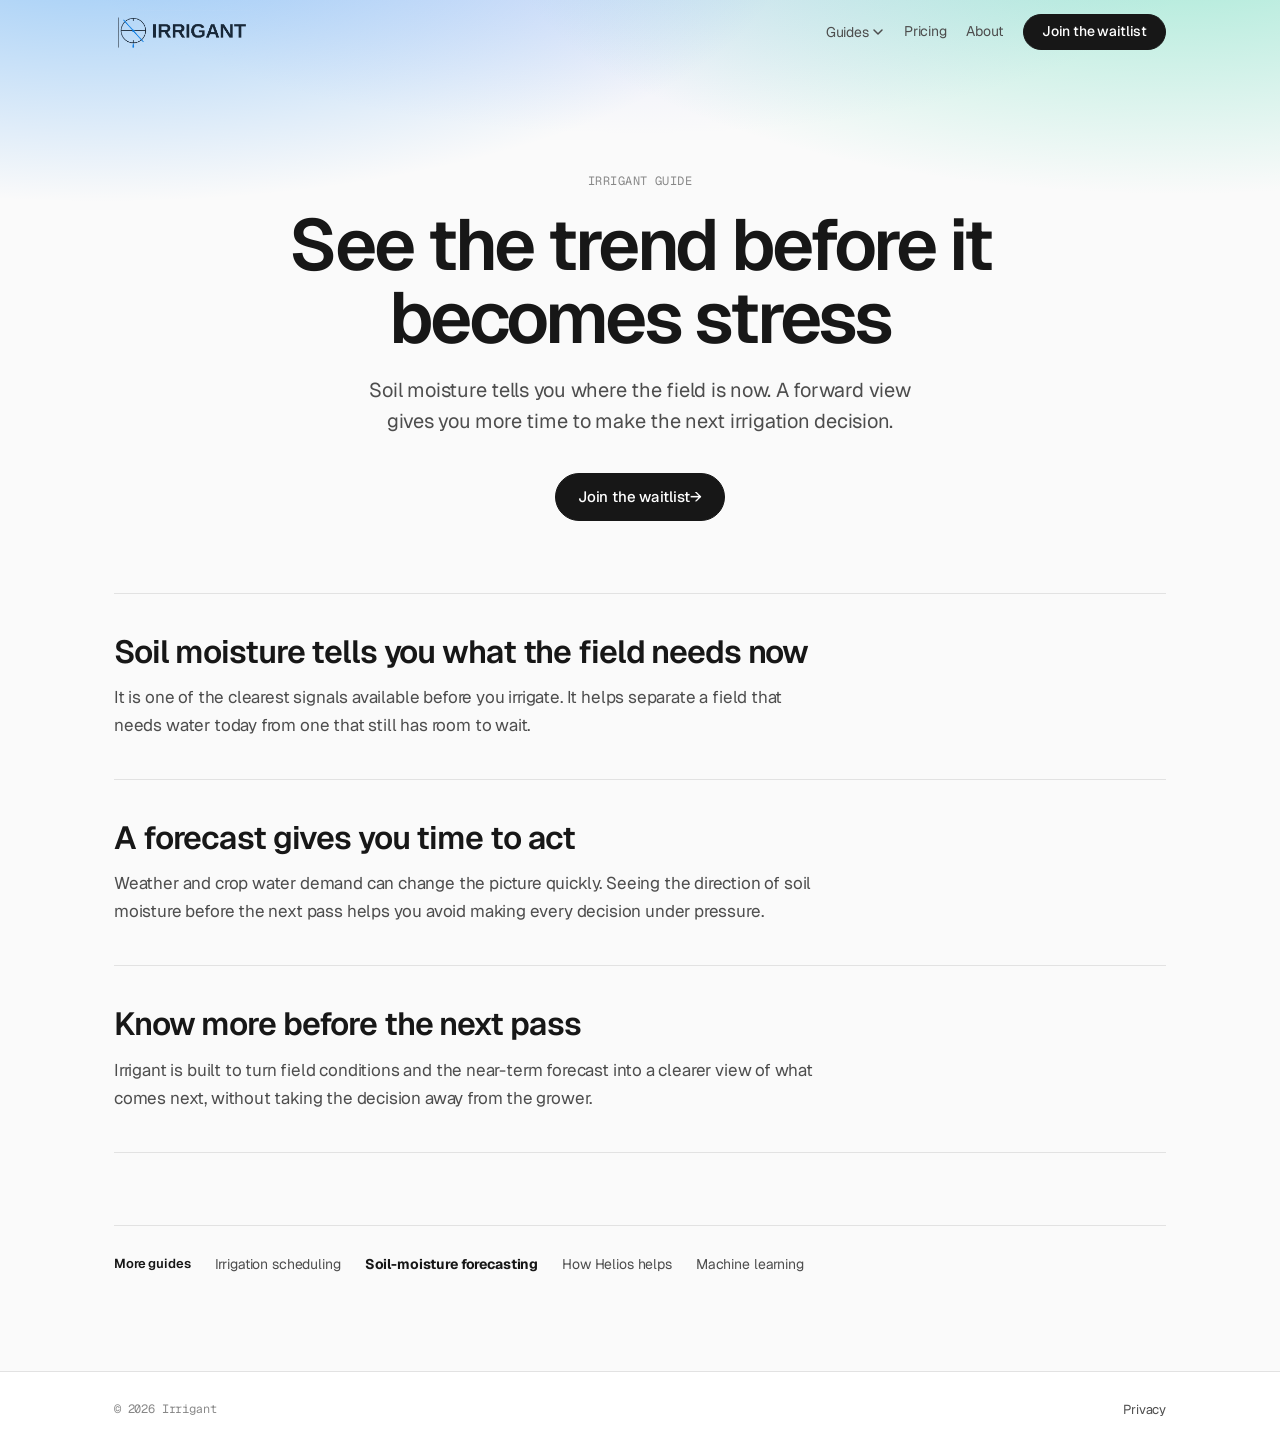
<file: soil-moisture-forecasting.html>
<!DOCTYPE html>
<html lang="en">
<head>
  <meta charset="UTF-8">
  <meta name="viewport" content="width=device-width, initial-scale=1.0">
  <link rel="icon" href="/favicon.svg">
  <title>Soil-Moisture Forecasting for Growers | Irrigant</title>
  <meta name="description" content="Understand soil moisture trends before they become irrigation stress with Irrigant.">
  <link rel="canonical" href="https://irrigant.xyz/soil-moisture-forecasting.html">
  <meta property="og:title" content="Soil-Moisture Forecasting for Growers | Irrigant">
  <meta property="og:description" content="Understand soil moisture trends before they become irrigation stress with Irrigant.">
  <meta property="og:type" content="article">
  <meta property="og:url" content="https://irrigant.xyz/soil-moisture-forecasting.html">
  <meta property="og:image" content="https://irrigant.xyz/assets/irrigant-social-card.png">
  <meta name="twitter:card" content="summary_large_image">
  <meta name="twitter:title" content="Soil-Moisture Forecasting for Growers | Irrigant">
  <meta name="twitter:description" content="Understand soil moisture trends before they become irrigation stress with Irrigant.">
  <meta name="twitter:image" content="https://irrigant.xyz/assets/irrigant-social-card.png">
  <link rel="preconnect" href="https://fonts.googleapis.com">
  <link rel="preconnect" href="https://fonts.gstatic.com" crossorigin>
  <link href="https://fonts.googleapis.com/css2?family=Geist:wght@400;500;600;700&family=Geist+Mono:wght@400;500&display=swap" rel="stylesheet">
  <link rel="stylesheet" href="guides.css">
</head>
<body>
  <div id="progress"></div>

  <nav class="site-nav" id="nav">
    <div class="wrap">
      <a class="nav-brand" href="/"><img src="assets/logos/IrrigantTRANSPARENT.png" alt="Irrigant"></a>
      <div class="nav-right">
        <div class="nav-dropdown" id="guidesDropdown">
          <button class="nav-link nav-dropdown-toggle" onclick="toggleGuidesDropdown(event)">
            Guides
            <svg width="12" height="12" viewBox="0 0 12 12" fill="none"><path d="M2 4l4 4 4-4" stroke="currentColor" stroke-width="1.5" stroke-linecap="round" stroke-linejoin="round"/></svg>
          </button>
          <div class="nav-dropdown-menu">
            <a href="irrigation-scheduling.html" class="nav-dropdown-item">
              <strong>Irrigation Scheduling</strong>
              <span>How Helios times your irrigation runs</span>
            </a>
            <a href="soil-moisture-forecasting.html" class="nav-dropdown-item current">
              <strong>Soil Moisture Forecasting</strong>
              <span>Predicting field conditions 7 days out</span>
            </a>
            <a href="machine-learning.html" class="nav-dropdown-item">
              <strong>Machine Learning</strong>
              <span>The models behind the predictions</span>
            </a>
            <a href="how-helios-helps.html" class="nav-dropdown-item">
              <strong>How Helios Helps</strong>
              <span>Real-world impact for growers</span>
            </a>
          </div>
        </div>
        <a href="pricing.html" class="nav-link">Pricing</a>
        <a href="about.html" class="nav-link">About</a>
        <a href="/#waitlist" class="btn btn-primary">Join the waitlist</a>
      </div>
    </div>
  </nav>

  <section class="hero">
    <div class="wrap">
      <span class="eyebrow">Irrigant guide</span>
      <h1>See the trend before it becomes stress</h1>
      <p class="lead">Soil moisture tells you where the field is now. A forward view gives you more time to make the next irrigation decision.</p>
      <a class="cta" href="/#waitlist">Join the waitlist <span aria-hidden="true">→</span></a>
    </div>
  </section>

  <main>
    <div class="wrap">
      <div class="sections">
        <section class="section">
          <h2>Soil moisture tells you what the field needs now</h2>
          <p>It is one of the clearest signals available before you irrigate. It helps separate a field that needs water today from one that still has room to wait.</p>
        </section>
        <section class="section">
          <h2>A forecast gives you time to act</h2>
          <p>Weather and crop water demand can change the picture quickly. Seeing the direction of soil moisture before the next pass helps you avoid making every decision under pressure.</p>
        </section>
        <section class="section">
          <h2>Know more before the next pass</h2>
          <p>Irrigant is built to turn field conditions and the near-term forecast into a clearer view of what comes next, without taking the decision away from the grower.</p>
        </section>
      </div>
      <nav class="guide-nav" aria-label="Irrigant guides">
        <strong>More guides</strong>
        <a href="irrigation-scheduling.html">Irrigation scheduling</a>
        <a href="soil-moisture-forecasting.html" class="current">Soil-moisture forecasting</a>
        <a href="how-helios-helps.html">How Helios helps</a>
        <a href="machine-learning.html">Machine learning</a>
      </nav>
    </div>
  </main>

  <footer class="site-footer">
    <div class="wrap">
      <span>© 2026 Irrigant</span>
      <a href="privacy.html">Privacy</a>
    </div>
  </footer>

  <script>
  function toggleGuidesDropdown(e) {
    e.stopPropagation();
    document.getElementById('guidesDropdown').classList.toggle('open');
  }
  document.addEventListener('click', function() {
    var d = document.getElementById('guidesDropdown');
    if (d) d.classList.remove('open');
  });
  (function() {
    var nav = document.getElementById('nav');
    var progress = document.getElementById('progress');
    function onScroll() {
      var y = window.scrollY || window.pageYOffset;
      nav.classList.toggle('scrolled', y > 16);
      var docH = document.documentElement.scrollHeight - window.innerHeight;
      progress.style.width = (docH > 0 ? (y / docH * 100) : 0) + '%';
    }
    window.addEventListener('scroll', onScroll, { passive: true });
  })();
  </script>
</body>
</html>
</file>
<file: guides.css>
*, *::before, *::after { margin: 0; padding: 0; box-sizing: border-box; }

:root {
  --ink: #171717;
  --body: #4d4d4d;
  --muted: #888888;
  --hairline: #ebebeb;
  --hairline-2: #e2e2e2;
  --hairline-strong: #a1a1a1;
  --canvas: #ffffff;
  --canvas-soft: #fafafa;
  --link: #0070f3;
  --font: 'Geist', Inter, system-ui, -apple-system, sans-serif;
  --mono: 'Geist Mono', ui-monospace, SFMono-Regular, Menlo, monospace;
  --maxw: 1100px;
  --pad: clamp(72px, 11vh, 128px);
  --shadow-2: 0 1px 1px rgba(0,0,0,0.02), 0 2px 2px rgba(0,0,0,0.04), inset 0 0 0 1px rgba(0,0,0,0.06);
  --shadow-3: 0 2px 2px rgba(0,0,0,0.03), 0 8px 12px -8px rgba(0,0,0,0.08), inset 0 0 0 1px rgba(0,0,0,0.06);
}

html { scroll-behavior: smooth; }
body {
  font-family: var(--font);
  background: var(--canvas-soft);
  color: var(--ink);
  -webkit-font-smoothing: antialiased;
  font-feature-settings: "ss01", "cv01";
  line-height: 1.5;
  letter-spacing: -0.011em;
}
::selection { background: var(--ink); color: #f2f2f2; }

.wrap { max-width: var(--maxw); margin: 0 auto; padding-left: 24px; padding-right: 24px; }

/* ── progress bar ── */
#progress {
  position: fixed; top: 0; left: 0; height: 2px; width: 0;
  background: var(--ink); z-index: 200; transition: width .12s linear;
}

/* ── nav ── */
.site-nav {
  position: fixed; top: 0; left: 0; right: 0; z-index: 100;
  height: 64px; display: flex; align-items: center;
  border-bottom: 1px solid transparent;
  transition: background .3s, border-color .3s, backdrop-filter .3s;
}
.site-nav.scrolled {
  background: rgba(250,250,250,0.85);
  backdrop-filter: blur(12px);
  -webkit-backdrop-filter: blur(12px);
  border-color: var(--hairline);
}
.site-nav .wrap { display: flex; align-items: center; justify-content: space-between; width: 100%; }
.nav-brand img { height: 48px; width: auto; display: block; mix-blend-mode: multiply; }
.nav-right { display: flex; align-items: center; gap: 20px; }
.nav-link {
  font-size: 14px; letter-spacing: -0.02em;
  color: var(--body); text-decoration: none;
  transition: color .15s;
}
.nav-link:hover { color: var(--ink); }

/* dropdown */
.nav-dropdown { position: relative; }
.nav-dropdown-toggle {
  display: flex; align-items: center; gap: 4px;
  cursor: pointer; background: none; border: none; padding: 0;
  font-family: var(--font);
}
.nav-dropdown-toggle svg { transition: transform .2s; }
.nav-dropdown.open .nav-dropdown-toggle svg { transform: rotate(180deg); }
.nav-dropdown-menu {
  position: absolute; top: calc(100% + 12px); left: 50%;
  transform: translateX(-50%) translateY(-6px);
  background: #fff; border: 1px solid var(--hairline);
  border-radius: 12px; box-shadow: var(--shadow-3);
  padding: 6px; min-width: 230px;
  opacity: 0; pointer-events: none;
  transition: opacity .18s, transform .18s;
}
.nav-dropdown.open .nav-dropdown-menu {
  opacity: 1; pointer-events: auto;
  transform: translateX(-50%) translateY(0);
}
.nav-dropdown-item {
  display: block; padding: 10px 14px;
  font-size: 14px; letter-spacing: -0.02em;
  color: var(--body); text-decoration: none;
  border-radius: 8px; transition: background .12s, color .12s;
}
.nav-dropdown-item:hover { background: var(--canvas-soft); color: var(--ink); }
.nav-dropdown-item strong { display: block; color: var(--ink); font-weight: 500; margin-bottom: 2px; }
.nav-dropdown-item span { font-size: 12px; color: var(--muted); }
.nav-dropdown-item.current strong { font-weight: 700; }
.nav-dropdown-item.current { color: var(--ink); }

/* btn */
.btn {
  display: inline-flex; align-items: center; justify-content: center;
  gap: 8px; font-family: var(--font); font-weight: 500;
  text-decoration: none; cursor: pointer; border-radius: 100px;
  transition: background .2s, color .2s, border-color .2s, transform .15s;
  white-space: nowrap;
}
.btn-primary {
  background: var(--ink); color: #fff;
  font-size: 14px; padding: 0 18px; height: 36px;
  border: 1px solid var(--ink);
}
.btn-primary:hover { background: #000; transform: translateY(-1px); }

@media (max-width: 640px) { .nav-right .nav-dropdown, .nav-right .btn { display: none; } }

/* ── hero ── */
.hero {
  position: relative; padding: 168px 0 48px; overflow: hidden; text-align: center;
  background:
    radial-gradient(82% 72% at 8% -12%, rgba(0,124,240,0.40), transparent 66%),
    radial-gradient(80% 70% at 92% -12%, rgba(34,205,158,0.40), transparent 66%),
    radial-gradient(72% 62% at 50% -16%, rgba(120,140,250,0.24), transparent 64%);
}
.hero .wrap { position: relative; z-index: 1; }

.eyebrow {
  font-family: var(--mono); font-size: 12px; font-weight: 400;
  letter-spacing: 0.04em; color: var(--muted); text-transform: uppercase;
}

h1 {
  max-width: 820px; margin: 16px auto 20px;
  font-size: clamp(40px, 6.4vw, 72px);
  line-height: 1.02; letter-spacing: -0.045em; font-weight: 600;
}

.hero .lead {
  max-width: 580px; margin: 0 auto 36px;
  color: var(--body);
  font-size: clamp(17px, 1.6vw, 20px);
  line-height: 1.55; letter-spacing: -0.012em;
}

.cta {
  display: inline-flex; align-items: center;
  height: 48px; padding: 0 22px;
  border: 1px solid var(--ink); border-radius: 100px;
  background: var(--ink); color: #fff;
  font-family: var(--font); font-weight: 500;
  font-size: 15px; text-decoration: none; letter-spacing: -0.01em;
  transition: background .2s, transform .15s;
}
.cta:hover { background: #000; transform: translateY(-1px); }

/* ── content ── */
main { padding-top: 24px; padding-bottom: 96px; }

.sections { }

.section {
  padding: 40px 0;
  border-top: 1px solid var(--hairline-2);
}
.section:last-child { border-bottom: 1px solid var(--hairline-2); }

h2 {
  margin: 0 0 14px;
  font-size: clamp(22px, 3vw, 32px);
  line-height: 1.1; letter-spacing: -0.035em; font-weight: 600;
}

.section p {
  max-width: 720px; color: var(--body);
  font-size: 17px; line-height: 1.65;
}

/* ── guide-nav ── */
.guide-nav {
  margin-top: 72px; padding-top: 28px;
  border-top: 1px solid var(--hairline-2);
  display: flex; align-items: center; gap: 24px; flex-wrap: wrap;
}
.guide-nav strong {
  font-size: 13px; font-weight: 600; letter-spacing: -0.01em; color: var(--ink);
  white-space: nowrap;
}
.guide-nav a {
  font-size: 14px; letter-spacing: -0.01em;
  color: var(--body); text-decoration: none;
  transition: color .15s;
}
.guide-nav a:hover { color: var(--ink); }
.guide-nav a.current { color: var(--ink); font-weight: 700; }

/* ── footer ── */
.site-footer {
  padding: 28px 0;
  border-top: 1px solid var(--hairline-2);
  background: var(--canvas);
}
.site-footer .wrap { display: flex; align-items: center; justify-content: space-between; gap: 16px; }
.site-footer span {
  font-family: var(--mono); font-size: 12px; color: var(--muted);
}
.site-footer a {
  font-size: 13px; color: var(--body); text-decoration: none;
  transition: color .15s;
}
.site-footer a:hover { color: var(--ink); }

@media (max-width: 560px) {
  .hero { padding: 128px 0 64px; }
  .section { padding: 28px 0; }
  .guide-nav { align-items: flex-start; flex-direction: column; gap: 12px; }
  .site-footer .wrap { flex-direction: column; align-items: flex-start; gap: 8px; }
}
</file>
